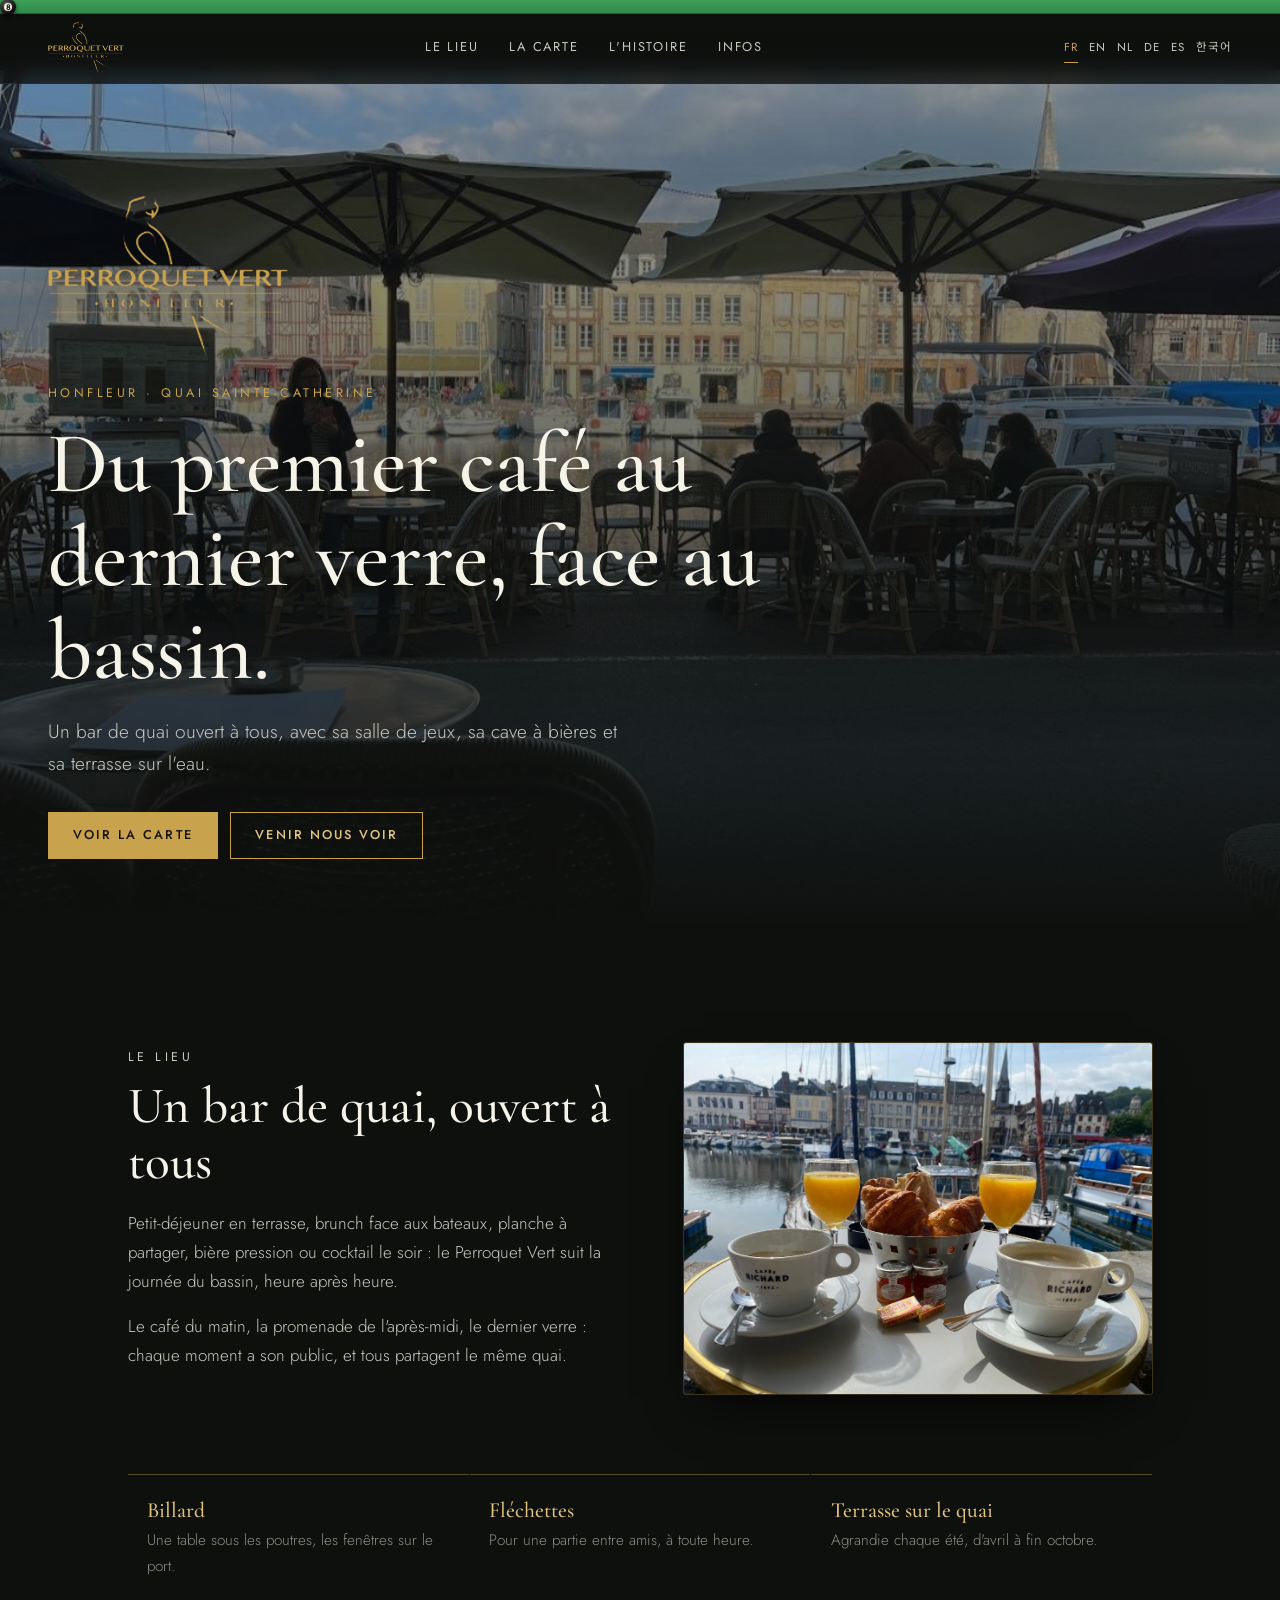
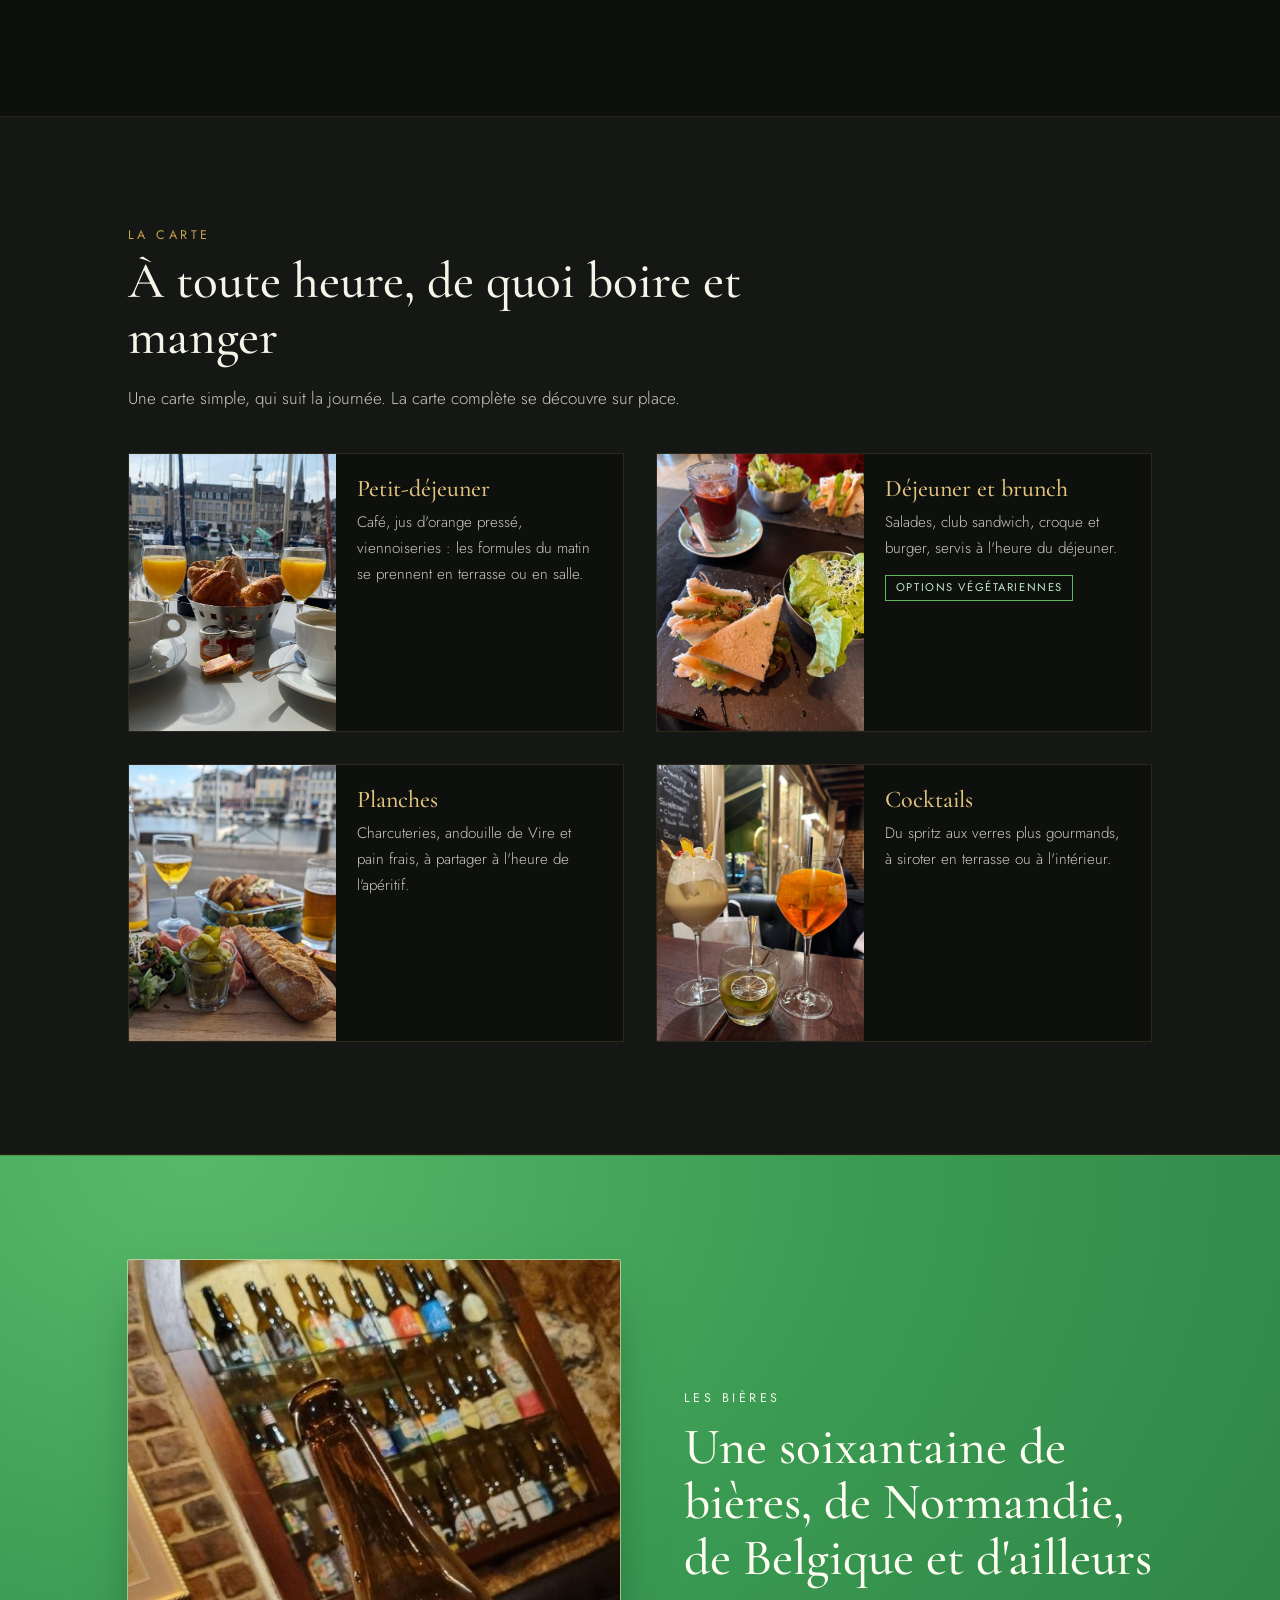
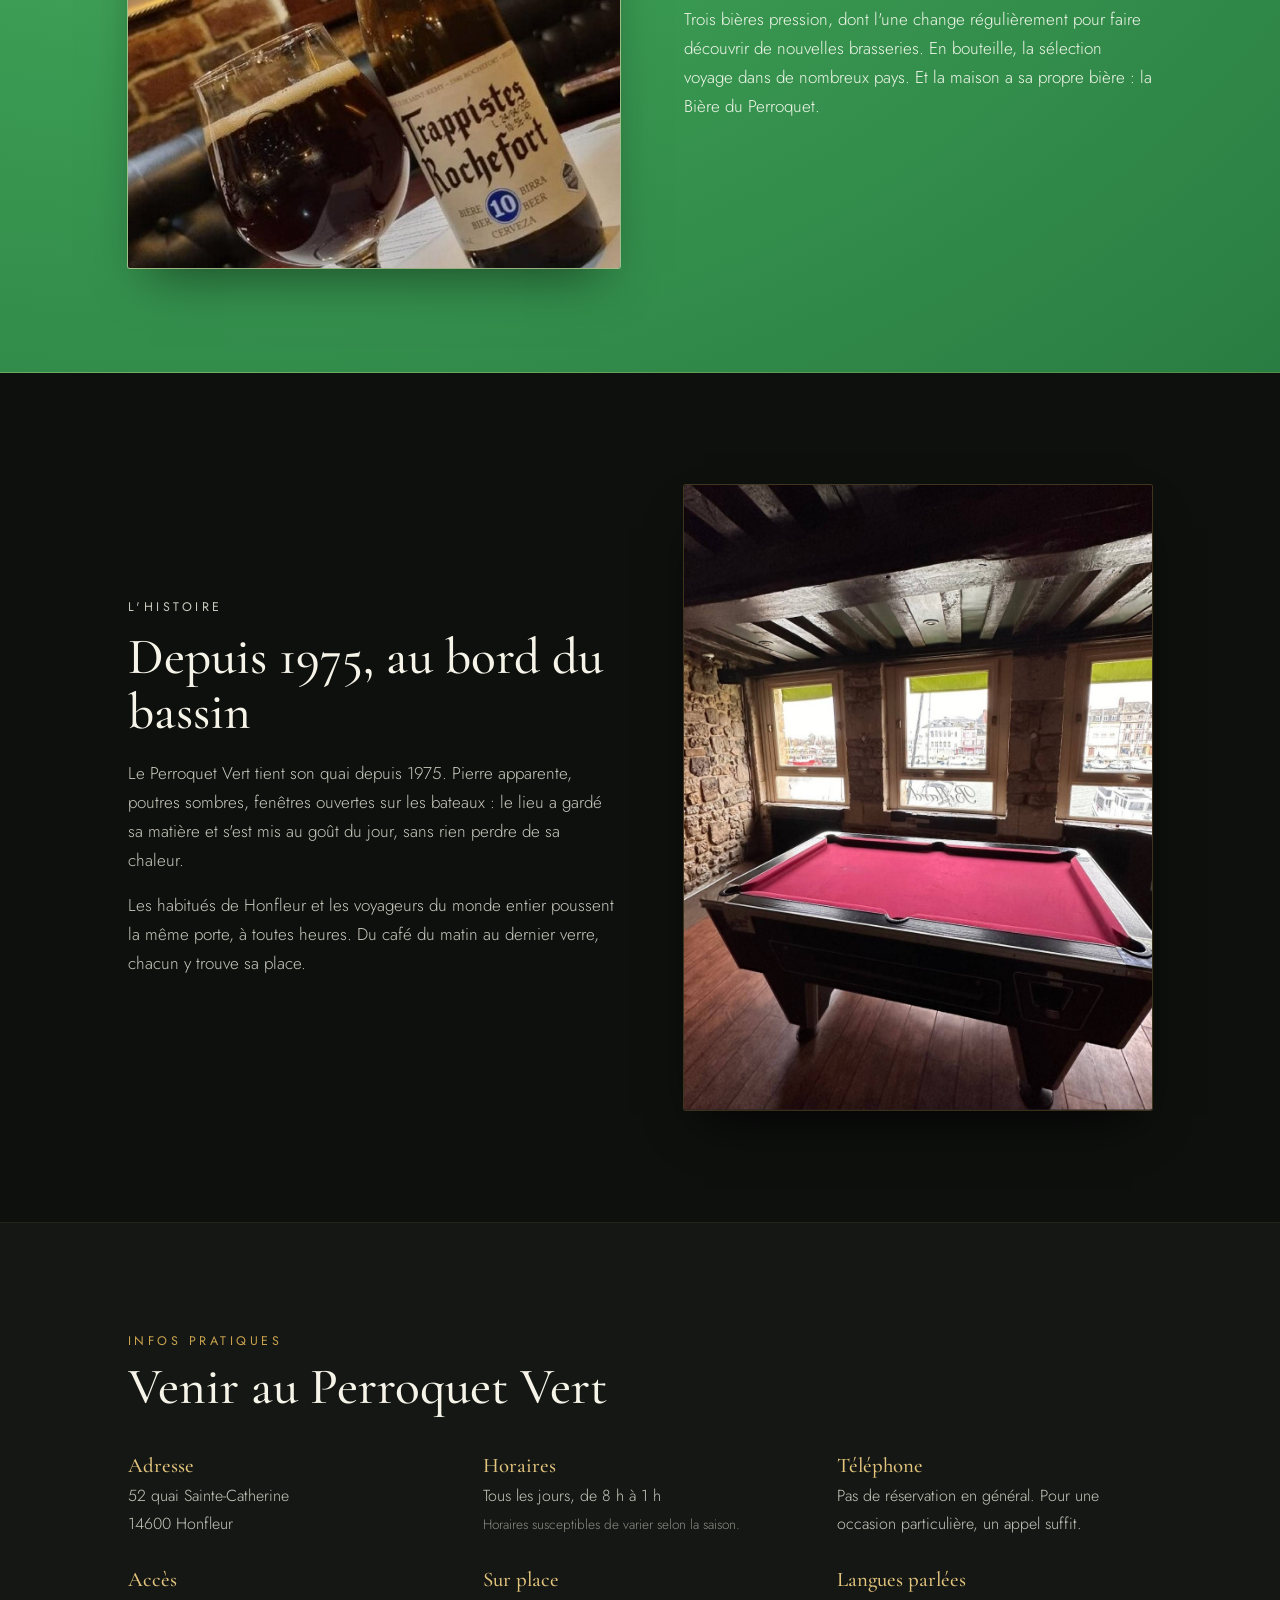
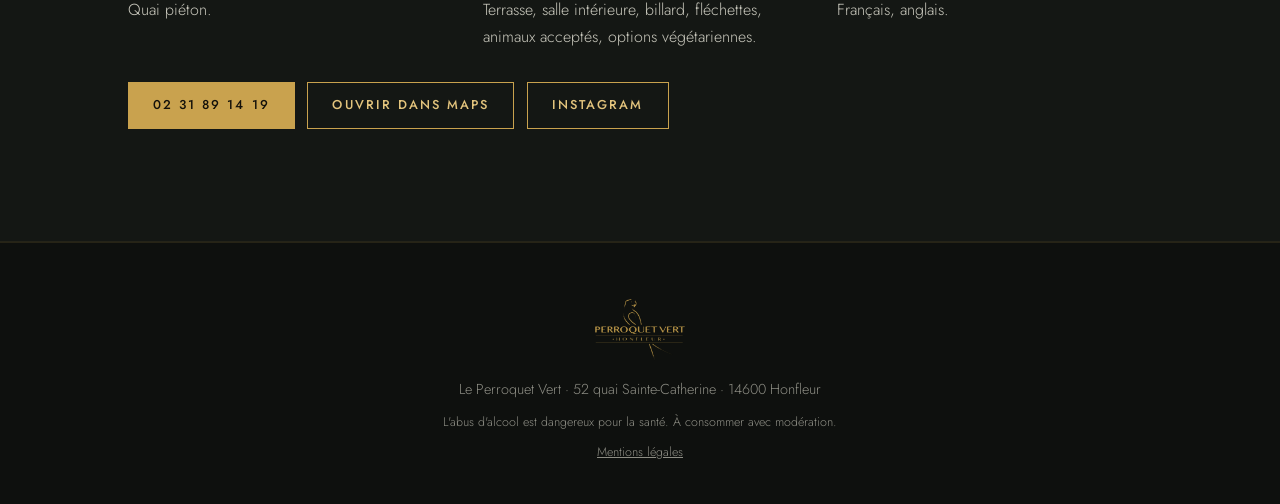
<file: index.html>
<!doctype html>
<html lang="fr">
<head>
<meta charset="utf-8">
<meta name="viewport" content="width=device-width, initial-scale=1">
<title>Le Perroquet Vert · Bar et brunch sur le bassin, Honfleur</title>
<meta name="description" content="Le Perroquet Vert, quai Sainte-Catherine à Honfleur : petit-déjeuner, brunch, planches, cocktails, une soixantaine de bières, billard et fléchettes face au bassin. Ouvert de 8 h à 1 h.">
<meta name="theme-color" content="#0e100e">
<meta name="robots" content="noindex, nofollow">
<meta property="og:title" content="Le Perroquet Vert · Bar et brunch sur le bassin, Honfleur">
<meta property="og:description" content="Le Perroquet Vert, quai Sainte-Catherine à Honfleur : petit-déjeuner, brunch, planches, cocktails, une soixantaine de bières, billard et fléchettes face au bassin. Ouvert de 8 h à 1 h.">
<meta property="og:type" content="website">
<meta property="og:image" content="img/terrasse.jpg">
<link rel="icon" href="img/favicon.png">
<link rel="preconnect" href="https://fonts.googleapis.com">
<link rel="preconnect" href="https://fonts.gstatic.com" crossorigin>
<link href="https://fonts.googleapis.com/css2?family=Cormorant+Garamond:ital,wght@0,400;0,500;0,600;1,400&family=Jost:wght@300;400;500&family=Noto+Serif+KR:wght@400;600&family=Noto+Sans+KR:wght@300;400;500&display=swap" rel="stylesheet">
<link rel="stylesheet" href="style.css">
<script type="application/ld+json">{"@context":"https://schema.org","@type":"BarOrPub","name":"Le Perroquet Vert","description":"Le Perroquet Vert, quai Sainte-Catherine à Honfleur : petit-déjeuner, brunch, planches, cocktails, une soixantaine de bières, billard et fléchettes face au bassin. Ouvert de 8 h à 1 h.","telephone":"+33 2 31 89 14 19","address":{"@type":"PostalAddress","streetAddress":"52 quai Sainte-Catherine","postalCode":"14600","addressLocality":"Honfleur","addressCountry":"FR"},"openingHours":"Mo-Su 08:00-01:00","servesCuisine":"Brunch, planches, bières","sameAs":["https://www.instagram.com/perroquet_vert_honfleur"],"image":"img/terrasse.jpg"}</script>
</head>
<body>
<div class="rail" aria-hidden="true"><span class="ball"><i>8</i></span></div>
<header class="top">
  <a class="brand" href="#haut" aria-label="Le Perroquet Vert"><img src="img/logo.png" alt="Le Perroquet Vert Honfleur" width="150" height="104"></a>
  <nav aria-label="Menu">
    <a href="#lieu">Le lieu</a><a href="#carte">La carte</a><a href="#histoire">L'histoire</a><a href="#infos">Infos</a>
  </nav>
  <div class="langs" role="navigation" aria-label="Langue"><a href="./" hreflang="fr" aria-current="true">FR</a><a href="en/" hreflang="en">EN</a><a href="nl/" hreflang="nl">NL</a><a href="de/" hreflang="de">DE</a><a href="es/" hreflang="es">ES</a><a href="ko/" hreflang="ko">한국어</a></div>
</header>
<main id="haut">
<section class="hero" style="--bg:url('img/terrasse.jpg')">
  <div class="hero-in">
    <img class="hero-logo" src="img/logo.png" alt="" width="260" height="180">
    <p class="kicker">Honfleur · Quai Sainte-Catherine</p>
    <h1>Du premier café au dernier verre, face au bassin.</h1>
    <p class="lead">Un bar de quai ouvert à tous, avec sa salle de jeux, sa cave à bières et sa terrasse sur l'eau.</p>
    <p class="cta"><a class="btn" href="#carte">Voir la carte</a><a class="btn ghost" href="#infos">Venir nous voir</a></p>
  </div>
</section>

<section id="lieu" class="sec">
  <div class="wrap two">
    <div class="txt rv">
      <p class="eyebrow">Le lieu</p>
      <h2>Un bar de quai, ouvert à tous</h2>
      <p>Petit-déjeuner en terrasse, brunch face aux bateaux, planche à partager, bière pression ou cocktail le soir : le Perroquet Vert suit la journée du bassin, heure après heure.</p>
      <p>Le café du matin, la promenade de l'après-midi, le dernier verre : chaque moment a son public, et tous partagent le même quai.</p>
    </div>
    <figure class="ph rv"><img src="img/petit-dejeuner.jpg" alt="Petit-déjeuner en terrasse face au bassin" loading="lazy" width="1080" height="809"></figure>
  </div>
  <ul class="wrap feats n3">
    <li class="rv"><h3>Billard</h3><p>Une table sous les poutres, les fenêtres sur le port.</p></li>
    <li class="rv"><h3>Fléchettes</h3><p>Pour une partie entre amis, à toute heure.</p></li>
    <li class="rv"><h3>Terrasse sur le quai</h3><p>Agrandie chaque été, d'avril à fin octobre.</p></li>
  </ul>
</section>

<section id="carte" class="sec alt">
  <div class="wrap">
    <div class="head rv">
      <p class="eyebrow">La carte</p>
      <h2>À toute heure, de quoi boire et manger</h2>
      <p>Une carte simple, qui suit la journée. La carte complète se découvre sur place.</p>
    </div>
    <div class="cards">
      <article class="card rv"><img src="img/petit-dejeuner.jpg" alt="Petit-déjeuner en terrasse face au bassin" loading="lazy" width="1080" height="809"><div><h3>Petit-déjeuner</h3><p>Café, jus d'orange pressé, viennoiseries : les formules du matin se prennent en terrasse ou en salle.</p></div></article>
      <article class="card rv"><img src="img/sandwich.jpg" alt="Sandwich au saumon fumé et salade" loading="lazy" width="1080" height="1440"><div><h3>Déjeuner et brunch</h3><p>Salades, club sandwich, croque et burger, servis à l'heure du déjeuner.</p><span class="tag">Options végétariennes</span></div></article>
      <article class="card rv"><img src="img/planche.jpg" alt="Planche de charcuteries et bières face au port" loading="lazy" width="1080" height="814"><div><h3>Planches</h3><p>Charcuteries, andouille de Vire et pain frais, à partager à l'heure de l'apéritif.</p></div></article>
      <article class="card rv"><img src="img/cocktails.jpg" alt="Cocktails sur une table de bois" loading="lazy" width="1080" height="1440"><div><h3>Cocktails</h3><p>Du spritz aux verres plus gourmands, à siroter en terrasse ou à l'intérieur.</p></div></article>
    </div>
  </div>
</section>

<section id="bieres" class="beer">
  <div class="wrap two flip">
    <figure class="ph tall rv"><img src="img/biere.jpg" alt="Bière trappiste devant la vitrine de bières" loading="lazy" width="912" height="1510"></figure>
    <div class="txt rv">
      <p class="eyebrow">Les bières</p>
      <h2>Une soixantaine de bières, de Normandie, de Belgique et d'ailleurs</h2>
      <p>Trois bières pression, dont l'une change régulièrement pour faire découvrir de nouvelles brasseries. En bouteille, la sélection voyage dans de nombreux pays. Et la maison a sa propre bière : la Bière du Perroquet.</p>
    </div>
  </div>
</section>

<section id="histoire" class="sec">
  <div class="wrap two">
    <div class="txt rv">
      <p class="eyebrow">L'histoire</p>
      <h2>Depuis 1975, au bord du bassin</h2>
      <p>Le Perroquet Vert tient son quai depuis 1975. Pierre apparente, poutres sombres, fenêtres ouvertes sur les bateaux : le lieu a gardé sa matière et s'est mis au goût du jour, sans rien perdre de sa chaleur.</p>
      <p>Les habitués de Honfleur et les voyageurs du monde entier poussent la même porte, à toutes heures. Du café du matin au dernier verre, chacun y trouve sa place.</p>
    </div>
    <figure class="ph rv"><img src="img/billard.jpg" alt="Table de billard sous les poutres" loading="lazy" width="1080" height="1440"></figure>
  </div>
</section>

<section id="infos" class="sec alt">
  <div class="wrap">
    <div class="head rv"><p class="eyebrow">Infos pratiques</p><h2>Venir au Perroquet Vert</h2></div>
    <div class="info">
      <div class="rv"><h3>Adresse</h3><p>52 quai Sainte-Catherine<br>14600 Honfleur</p></div>
      <div class="rv"><h3>Horaires</h3><p>Tous les jours, de 8 h à 1 h<br><small>Horaires susceptibles de varier selon la saison.</small></p></div>
      <div class="rv"><h3>Téléphone</h3><p>Pas de réservation en général. Pour une occasion particulière, un appel suffit.</p></div>
      <div class="rv"><h3>Accès</h3><p>Quai piéton.</p></div>
      <div class="rv"><h3>Sur place</h3><p>Terrasse, salle intérieure, billard, fléchettes, animaux acceptés, options végétariennes.</p></div>
      <div class="rv"><h3>Langues parlées</h3><p>Français, anglais.</p></div>
    </div>
    <p class="links rv"><a class="btn" href="tel:+33231891419">02 31 89 14 19</a><a class="btn ghost" href="https://www.google.com/maps/search/?api=1&query=Perroquet+Vert+52+Quai+Sainte-Catherine+Honfleur" target="_blank" rel="noopener">Ouvrir dans Maps</a><a class="btn ghost" href="https://www.instagram.com/perroquet_vert_honfleur" target="_blank" rel="noopener">Instagram</a></p>
  </div>
</section>
</main>
<footer>
  <img src="img/logo.png" alt="" width="90" height="62">
  <p>Le Perroquet Vert · 52 quai Sainte-Catherine · 14600 Honfleur</p>
  <p class="alc">L'abus d'alcool est dangereux pour la santé. À consommer avec modération.</p>
  <p class="alc"><a href="mentions-legales.html">Mentions légales</a></p>
</footer>
<script src="site.js" defer></script>
</body>
</html>
</file>
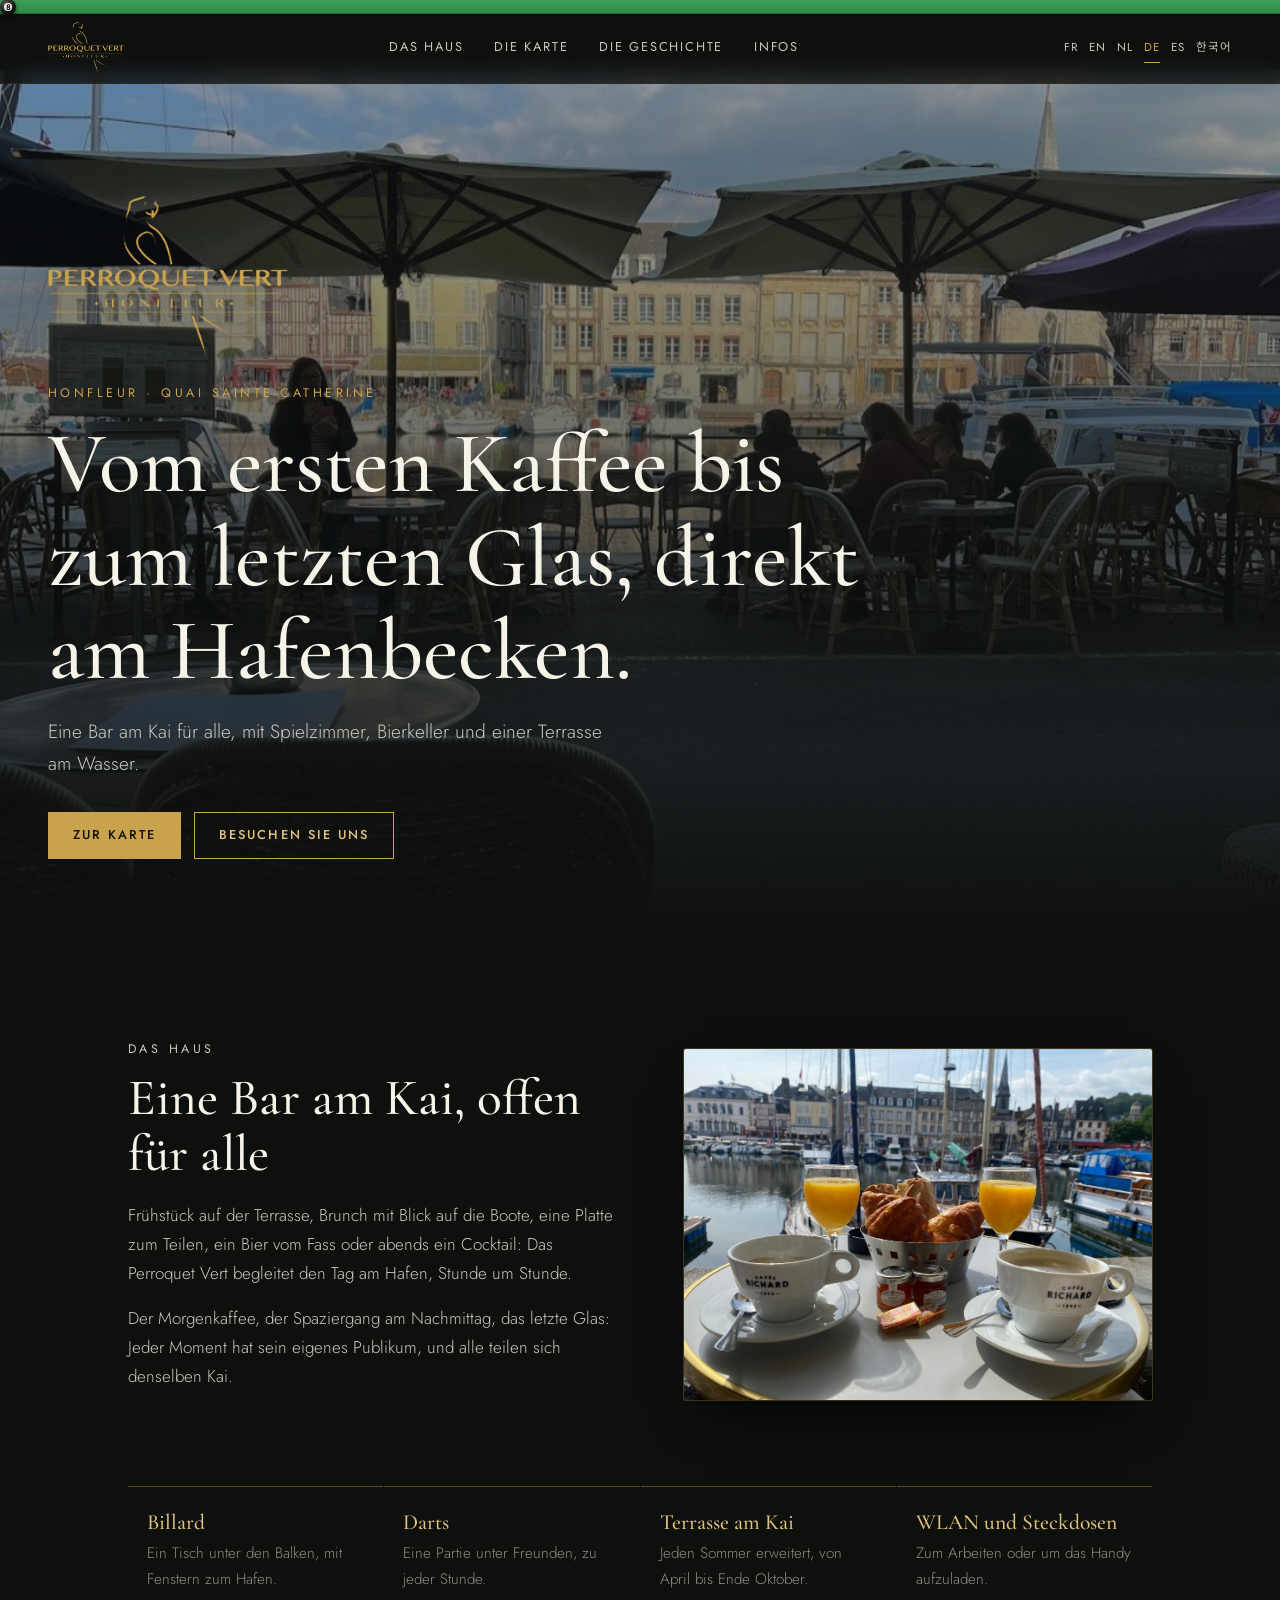
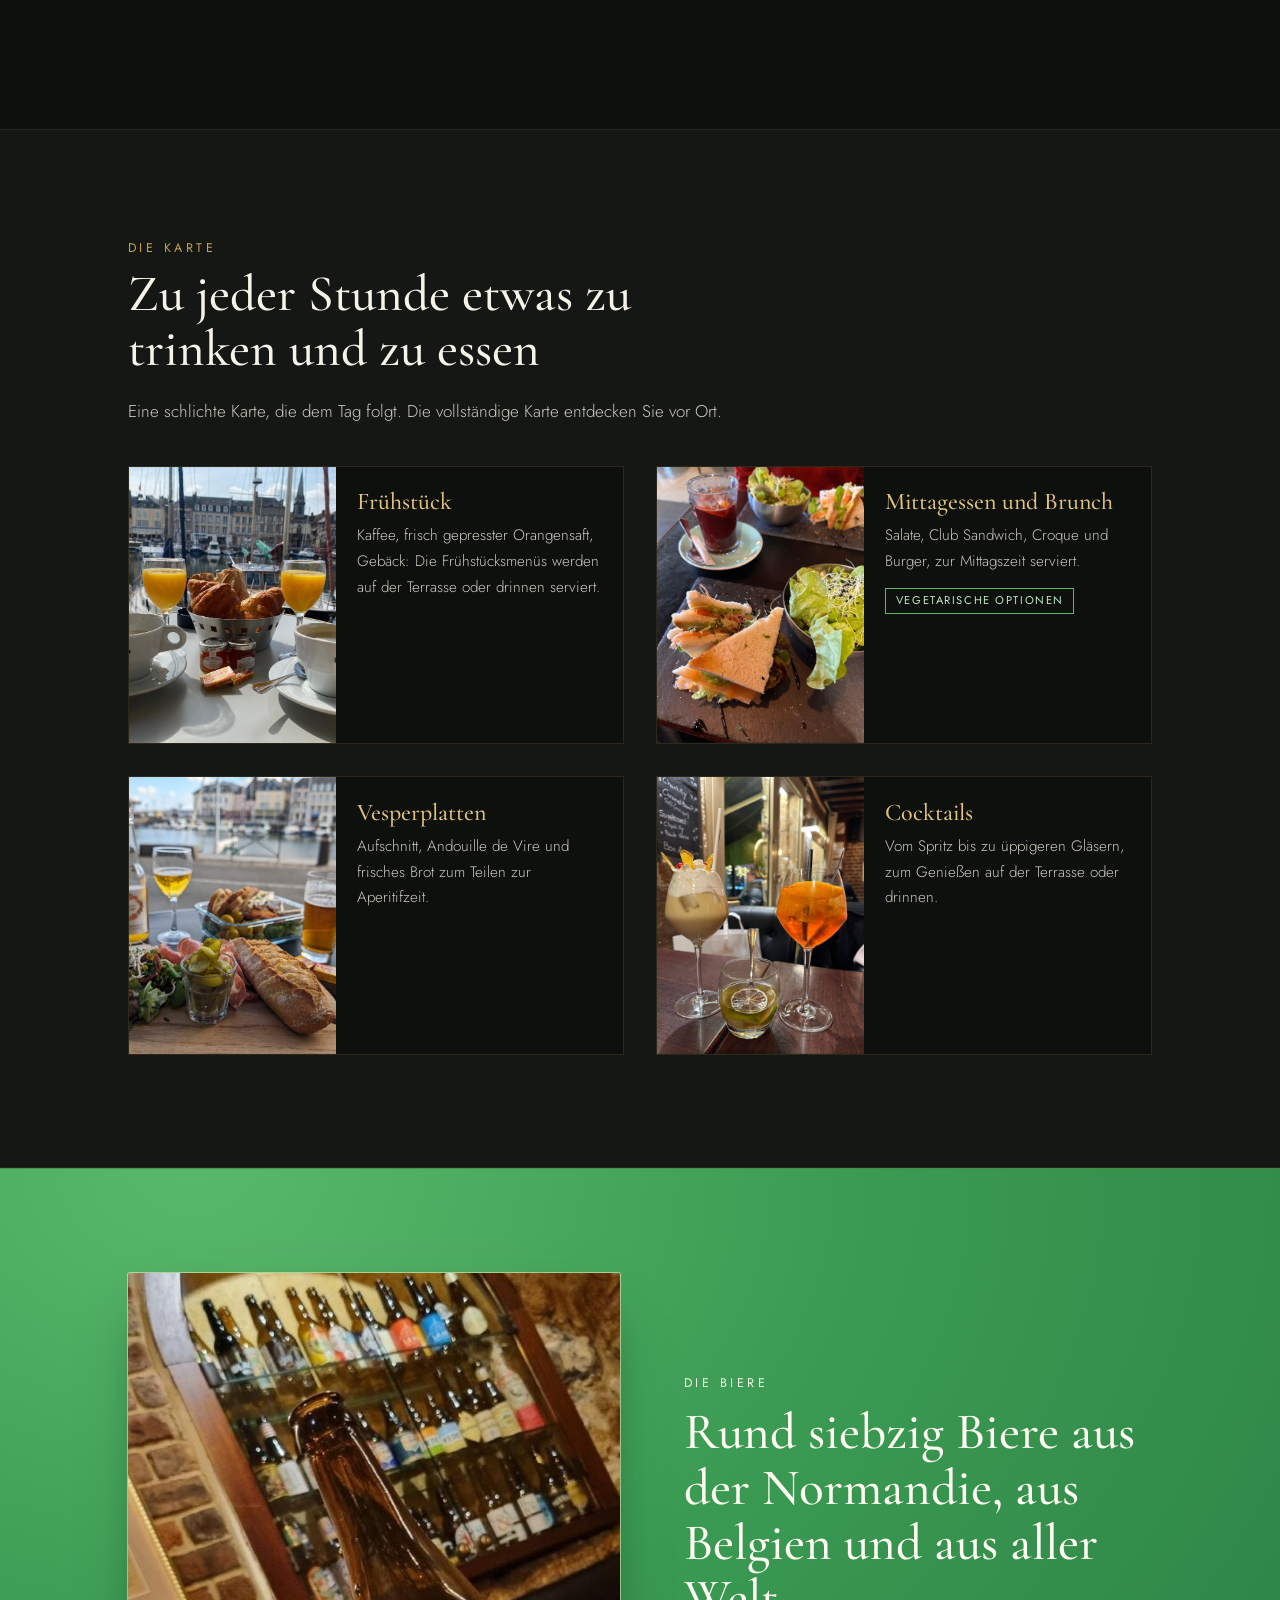
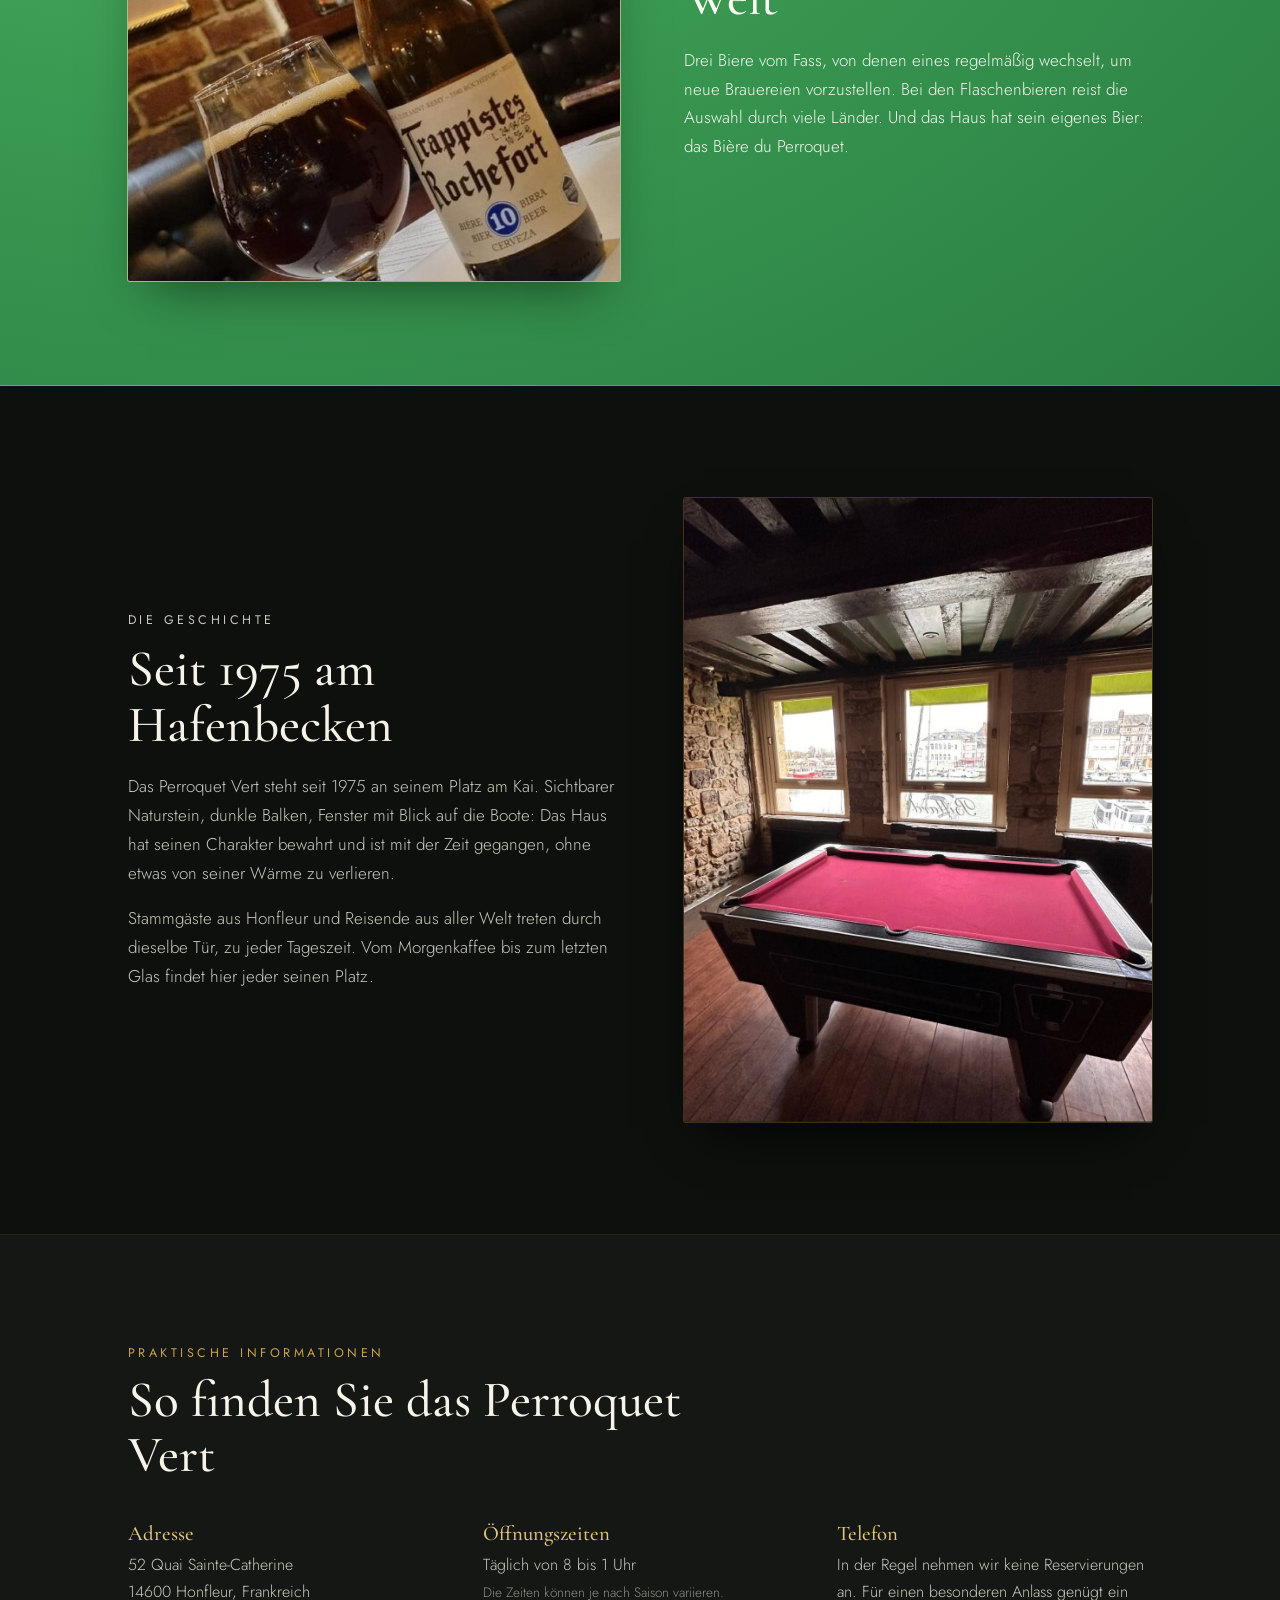
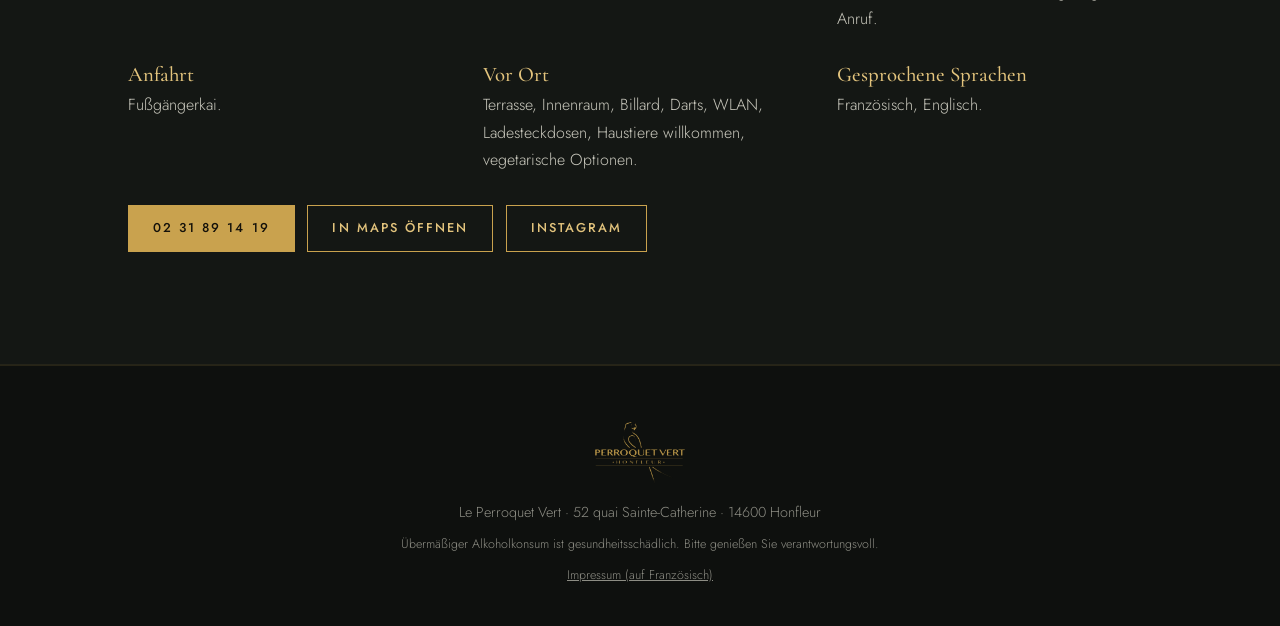
<file: de/index.html>
<!doctype html>
<html lang="de">
<head>
<meta charset="utf-8">
<meta name="viewport" content="width=device-width, initial-scale=1">
<title>Le Perroquet Vert · Bar und Brunch am Hafen, Honfleur</title>
<meta name="description" content="Le Perroquet Vert, Quai Sainte-Catherine in Honfleur: Frühstück, Brunch, Vesperplatten, Cocktails, rund siebzig Biere, Billard und Darts mit Blick auf das Hafenbecken. Täglich von 8 bis 1 Uhr geöffnet.">
<meta name="theme-color" content="#0e100e">
<meta name="robots" content="noindex, nofollow">
<meta property="og:title" content="Le Perroquet Vert · Bar und Brunch am Hafen, Honfleur">
<meta property="og:description" content="Le Perroquet Vert, Quai Sainte-Catherine in Honfleur: Frühstück, Brunch, Vesperplatten, Cocktails, rund siebzig Biere, Billard und Darts mit Blick auf das Hafenbecken. Täglich von 8 bis 1 Uhr geöffnet.">
<meta property="og:type" content="website">
<meta property="og:image" content="../img/terrasse.jpg">
<link rel="icon" href="../img/favicon.png">
<link rel="preconnect" href="https://fonts.googleapis.com">
<link rel="preconnect" href="https://fonts.gstatic.com" crossorigin>
<link href="https://fonts.googleapis.com/css2?family=Cormorant+Garamond:ital,wght@0,400;0,500;0,600;1,400&family=Jost:wght@300;400;500&family=Noto+Serif+KR:wght@400;600&family=Noto+Sans+KR:wght@300;400;500&display=swap" rel="stylesheet">
<link rel="stylesheet" href="../style.css">
<script type="application/ld+json">{"@context":"https://schema.org","@type":"BarOrPub","name":"Le Perroquet Vert","description":"Le Perroquet Vert, Quai Sainte-Catherine in Honfleur: Frühstück, Brunch, Vesperplatten, Cocktails, rund siebzig Biere, Billard und Darts mit Blick auf das Hafenbecken. Täglich von 8 bis 1 Uhr geöffnet.","telephone":"+33 2 31 89 14 19","address":{"@type":"PostalAddress","streetAddress":"52 quai Sainte-Catherine","postalCode":"14600","addressLocality":"Honfleur","addressCountry":"FR"},"openingHours":"Mo-Su 08:00-01:00","servesCuisine":"Brunch, planches, bières","sameAs":["https://www.instagram.com/perroquet_vert_honfleur"],"image":"img/terrasse.jpg"}</script>
</head>
<body>
<div class="rail" aria-hidden="true"><span class="ball"><i>8</i></span></div>
<header class="top">
  <a class="brand" href="#haut" aria-label="Le Perroquet Vert"><img src="../img/logo.png" alt="Le Perroquet Vert Honfleur" width="150" height="104"></a>
  <nav aria-label="Menu">
    <a href="#lieu">Das Haus</a><a href="#carte">Die Karte</a><a href="#histoire">Die Geschichte</a><a href="#infos">Infos</a>
  </nav>
  <div class="langs" role="navigation" aria-label="Langue"><a href="../" hreflang="fr">FR</a><a href="../en/" hreflang="en">EN</a><a href="../nl/" hreflang="nl">NL</a><a href="../de/" hreflang="de" aria-current="true">DE</a><a href="../es/" hreflang="es">ES</a><a href="../ko/" hreflang="ko">한국어</a></div>
</header>
<main id="haut">
<section class="hero" style="--bg:url('../img/terrasse.jpg')">
  <div class="hero-in">
    <img class="hero-logo" src="../img/logo.png" alt="" width="260" height="180">
    <p class="kicker">Honfleur · Quai Sainte-Catherine</p>
    <h1>Vom ersten Kaffee bis zum letzten Glas, direkt am Hafenbecken.</h1>
    <p class="lead">Eine Bar am Kai für alle, mit Spielzimmer, Bierkeller und einer Terrasse am Wasser.</p>
    <p class="cta"><a class="btn" href="#carte">Zur Karte</a><a class="btn ghost" href="#infos">Besuchen Sie uns</a></p>
  </div>
</section>

<section id="lieu" class="sec">
  <div class="wrap two">
    <div class="txt rv">
      <p class="eyebrow">Das Haus</p>
      <h2>Eine Bar am Kai, offen für alle</h2>
      <p>Frühstück auf der Terrasse, Brunch mit Blick auf die Boote, eine Platte zum Teilen, ein Bier vom Fass oder abends ein Cocktail: Das Perroquet Vert begleitet den Tag am Hafen, Stunde um Stunde.</p>
      <p>Der Morgenkaffee, der Spaziergang am Nachmittag, das letzte Glas: Jeder Moment hat sein eigenes Publikum, und alle teilen sich denselben Kai.</p>
    </div>
    <figure class="ph rv"><img src="../img/petit-dejeuner.jpg" alt="Frühstück auf der Terrasse mit Blick auf den Hafen" loading="lazy" width="1080" height="809"></figure>
  </div>
  <ul class="wrap feats n4">
    <li class="rv"><h3>Billard</h3><p>Ein Tisch unter den Balken, mit Fenstern zum Hafen.</p></li>
    <li class="rv"><h3>Darts</h3><p>Eine Partie unter Freunden, zu jeder Stunde.</p></li>
    <li class="rv"><h3>Terrasse am Kai</h3><p>Jeden Sommer erweitert, von April bis Ende Oktober.</p></li>
    <li class="rv"><h3>WLAN und Steckdosen</h3><p>Zum Arbeiten oder um das Handy aufzuladen.</p></li>
  </ul>
</section>

<section id="carte" class="sec alt">
  <div class="wrap">
    <div class="head rv">
      <p class="eyebrow">Die Karte</p>
      <h2>Zu jeder Stunde etwas zu trinken und zu essen</h2>
      <p>Eine schlichte Karte, die dem Tag folgt. Die vollständige Karte entdecken Sie vor Ort.</p>
    </div>
    <div class="cards">
      <article class="card rv"><img src="../img/petit-dejeuner.jpg" alt="Frühstück auf der Terrasse mit Blick auf den Hafen" loading="lazy" width="1080" height="809"><div><h3>Frühstück</h3><p>Kaffee, frisch gepresster Orangensaft, Gebäck: Die Frühstücksmenüs werden auf der Terrasse oder drinnen serviert.</p></div></article>
      <article class="card rv"><img src="../img/sandwich.jpg" alt="Sandwich mit Räucherlachs und Salat" loading="lazy" width="1080" height="1440"><div><h3>Mittagessen und Brunch</h3><p>Salate, Club Sandwich, Croque und Burger, zur Mittagszeit serviert.</p><span class="tag">Vegetarische Optionen</span></div></article>
      <article class="card rv"><img src="../img/planche.jpg" alt="Aufschnittplatte und Biere mit Blick auf den Hafen" loading="lazy" width="1080" height="814"><div><h3>Vesperplatten</h3><p>Aufschnitt, Andouille de Vire und frisches Brot zum Teilen zur Aperitifzeit.</p></div></article>
      <article class="card rv"><img src="../img/cocktails.jpg" alt="Cocktails auf einem Holztisch" loading="lazy" width="1080" height="1440"><div><h3>Cocktails</h3><p>Vom Spritz bis zu üppigeren Gläsern, zum Genießen auf der Terrasse oder drinnen.</p></div></article>
    </div>
  </div>
</section>

<section id="bieres" class="beer">
  <div class="wrap two flip">
    <figure class="ph tall rv"><img src="../img/biere.jpg" alt="Trappistenbier vor der Bierauslage" loading="lazy" width="912" height="1510"></figure>
    <div class="txt rv">
      <p class="eyebrow">Die Biere</p>
      <h2>Rund siebzig Biere aus der Normandie, aus Belgien und aus aller Welt</h2>
      <p>Drei Biere vom Fass, von denen eines regelmäßig wechselt, um neue Brauereien vorzustellen. Bei den Flaschenbieren reist die Auswahl durch viele Länder. Und das Haus hat sein eigenes Bier: das Bière du Perroquet.</p>
    </div>
  </div>
</section>

<section id="histoire" class="sec">
  <div class="wrap two">
    <div class="txt rv">
      <p class="eyebrow">Die Geschichte</p>
      <h2>Seit 1975 am Hafenbecken</h2>
      <p>Das Perroquet Vert steht seit 1975 an seinem Platz am Kai. Sichtbarer Naturstein, dunkle Balken, Fenster mit Blick auf die Boote: Das Haus hat seinen Charakter bewahrt und ist mit der Zeit gegangen, ohne etwas von seiner Wärme zu verlieren.</p>
      <p>Stammgäste aus Honfleur und Reisende aus aller Welt treten durch dieselbe Tür, zu jeder Tageszeit. Vom Morgenkaffee bis zum letzten Glas findet hier jeder seinen Platz.</p>
    </div>
    <figure class="ph rv"><img src="../img/billard.jpg" alt="Billardtisch unter den Balken" loading="lazy" width="1080" height="1440"></figure>
  </div>
</section>

<section id="infos" class="sec alt">
  <div class="wrap">
    <div class="head rv"><p class="eyebrow">Praktische Informationen</p><h2>So finden Sie das Perroquet Vert</h2></div>
    <div class="info">
      <div class="rv"><h3>Adresse</h3><p>52 Quai Sainte-Catherine<br>14600 Honfleur, Frankreich</p></div>
      <div class="rv"><h3>Öffnungszeiten</h3><p>Täglich von 8 bis 1 Uhr<br><small>Die Zeiten können je nach Saison variieren.</small></p></div>
      <div class="rv"><h3>Telefon</h3><p>In der Regel nehmen wir keine Reservierungen an. Für einen besonderen Anlass genügt ein Anruf.</p></div>
      <div class="rv"><h3>Anfahrt</h3><p>Fußgängerkai.</p></div>
      <div class="rv"><h3>Vor Ort</h3><p>Terrasse, Innenraum, Billard, Darts, WLAN, Ladesteckdosen, Haustiere willkommen, vegetarische Optionen.</p></div>
      <div class="rv"><h3>Gesprochene Sprachen</h3><p>Französisch, Englisch.</p></div>
    </div>
    <p class="links rv"><a class="btn" href="tel:+33231891419">02 31 89 14 19</a><a class="btn ghost" href="https://www.google.com/maps/search/?api=1&query=Perroquet+Vert+52+Quai+Sainte-Catherine+Honfleur" target="_blank" rel="noopener">In Maps öffnen</a><a class="btn ghost" href="https://www.instagram.com/perroquet_vert_honfleur" target="_blank" rel="noopener">Instagram</a></p>
  </div>
</section>
</main>
<footer>
  <img src="../img/logo.png" alt="" width="90" height="62">
  <p>Le Perroquet Vert · 52 quai Sainte-Catherine · 14600 Honfleur</p>
  <p class="alc">Übermäßiger Alkoholkonsum ist gesundheitsschädlich. Bitte genießen Sie verantwortungsvoll.</p>
  <p class="alc"><a href="../mentions-legales.html">Impressum (auf Französisch)</a></p>
</footer>
<script src="../site.js" defer></script>
</body>
</html>
</file>
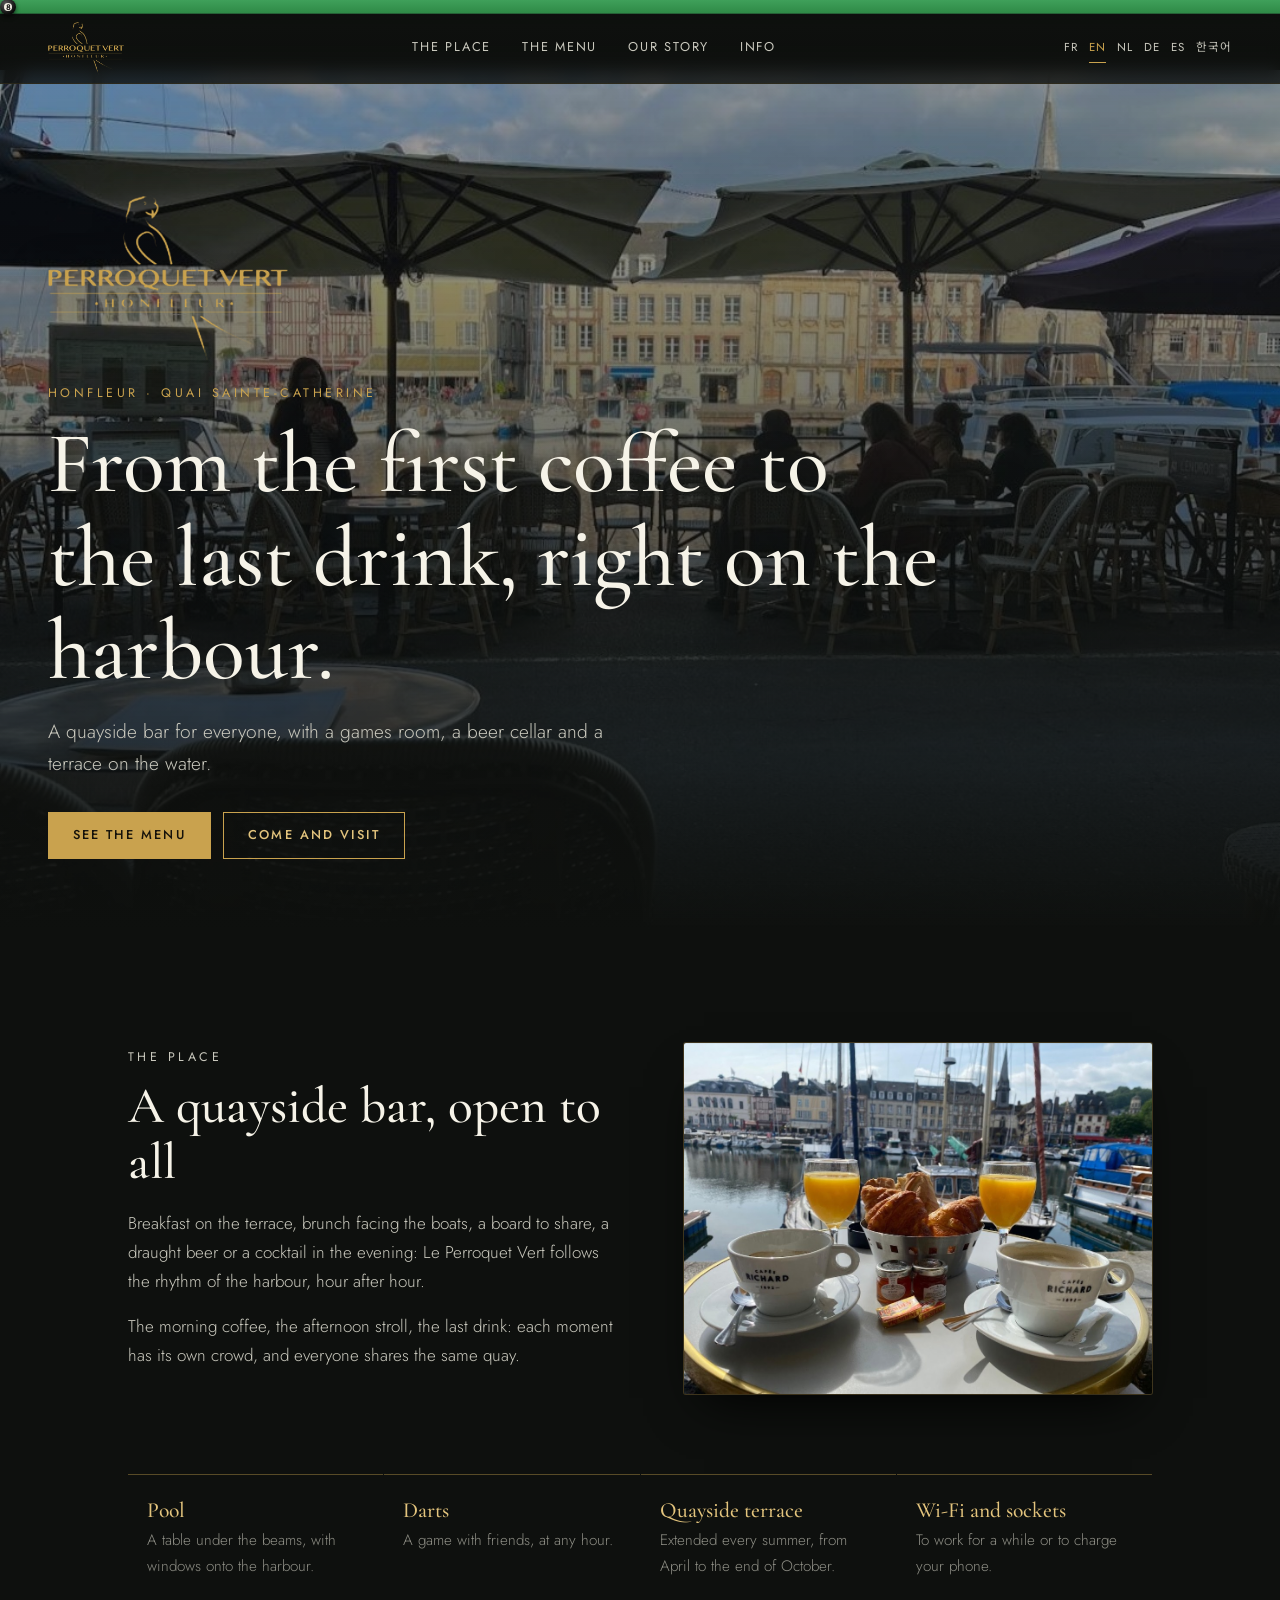
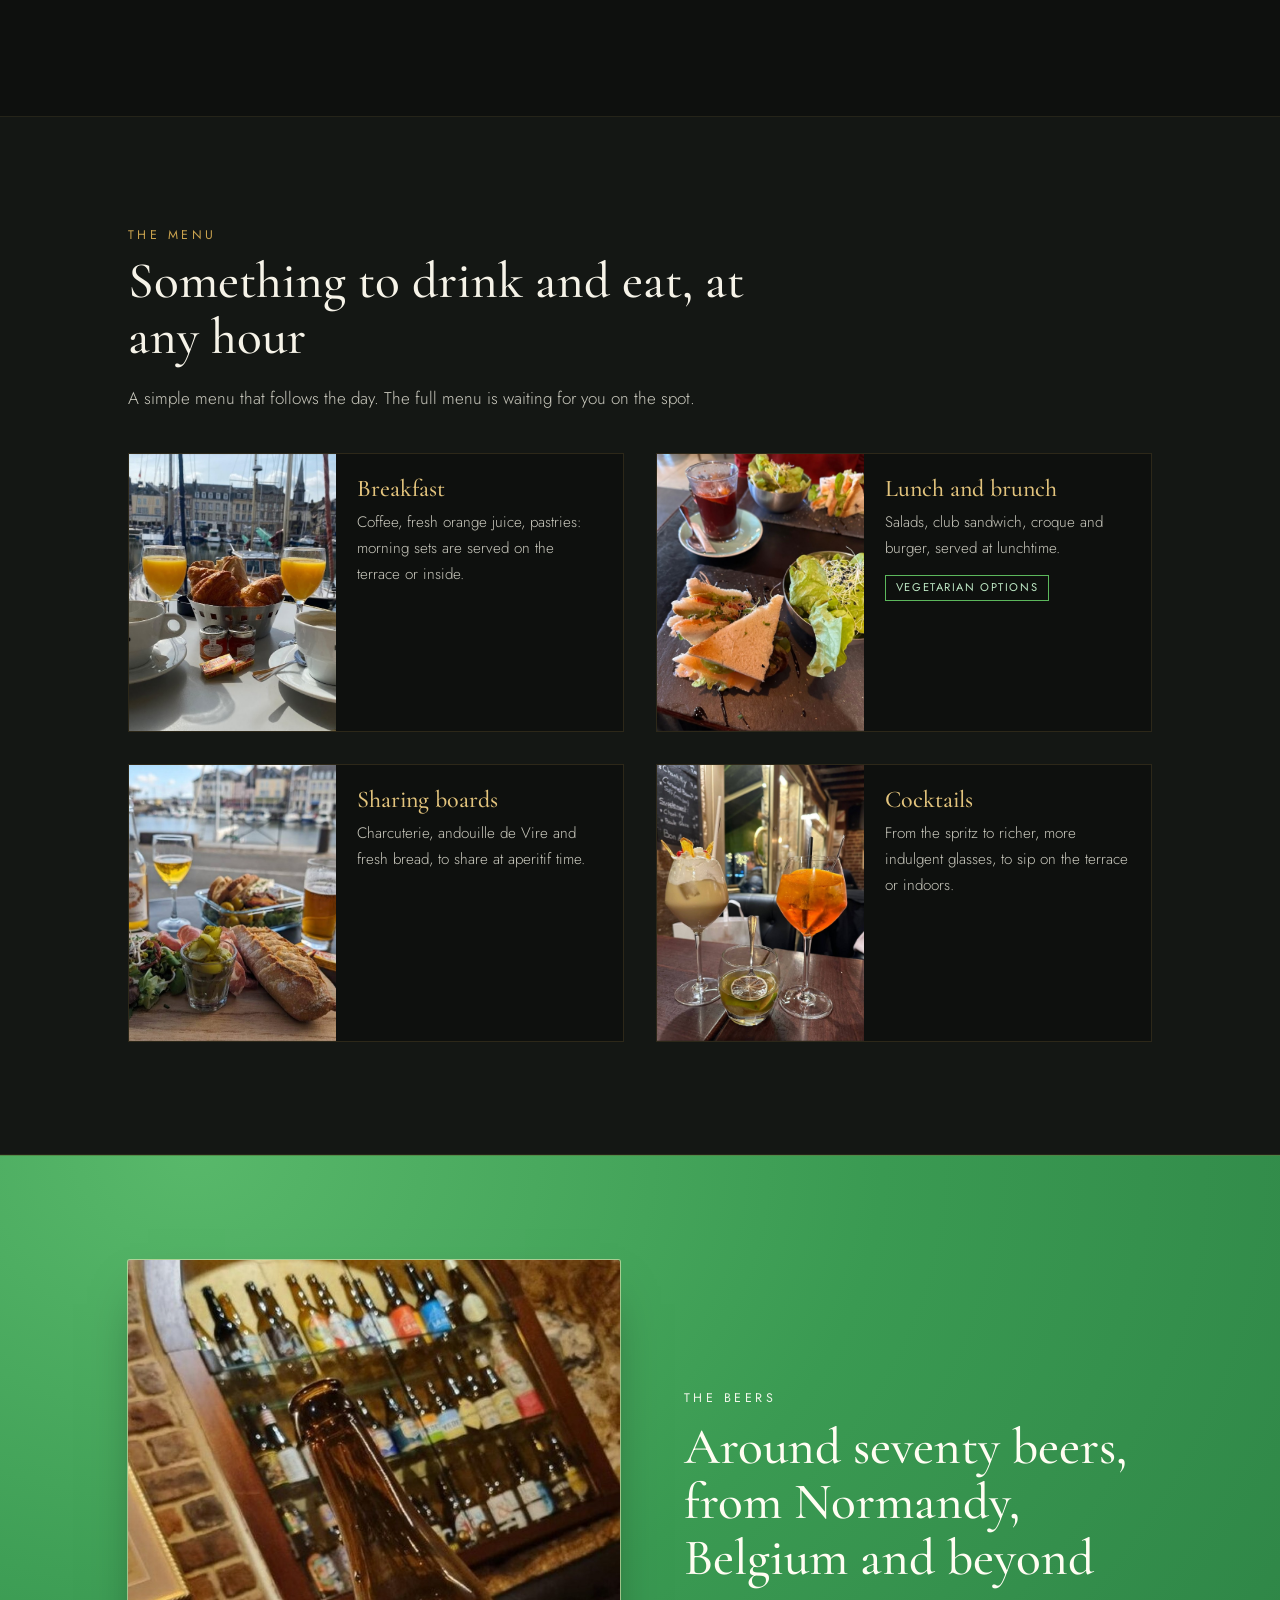
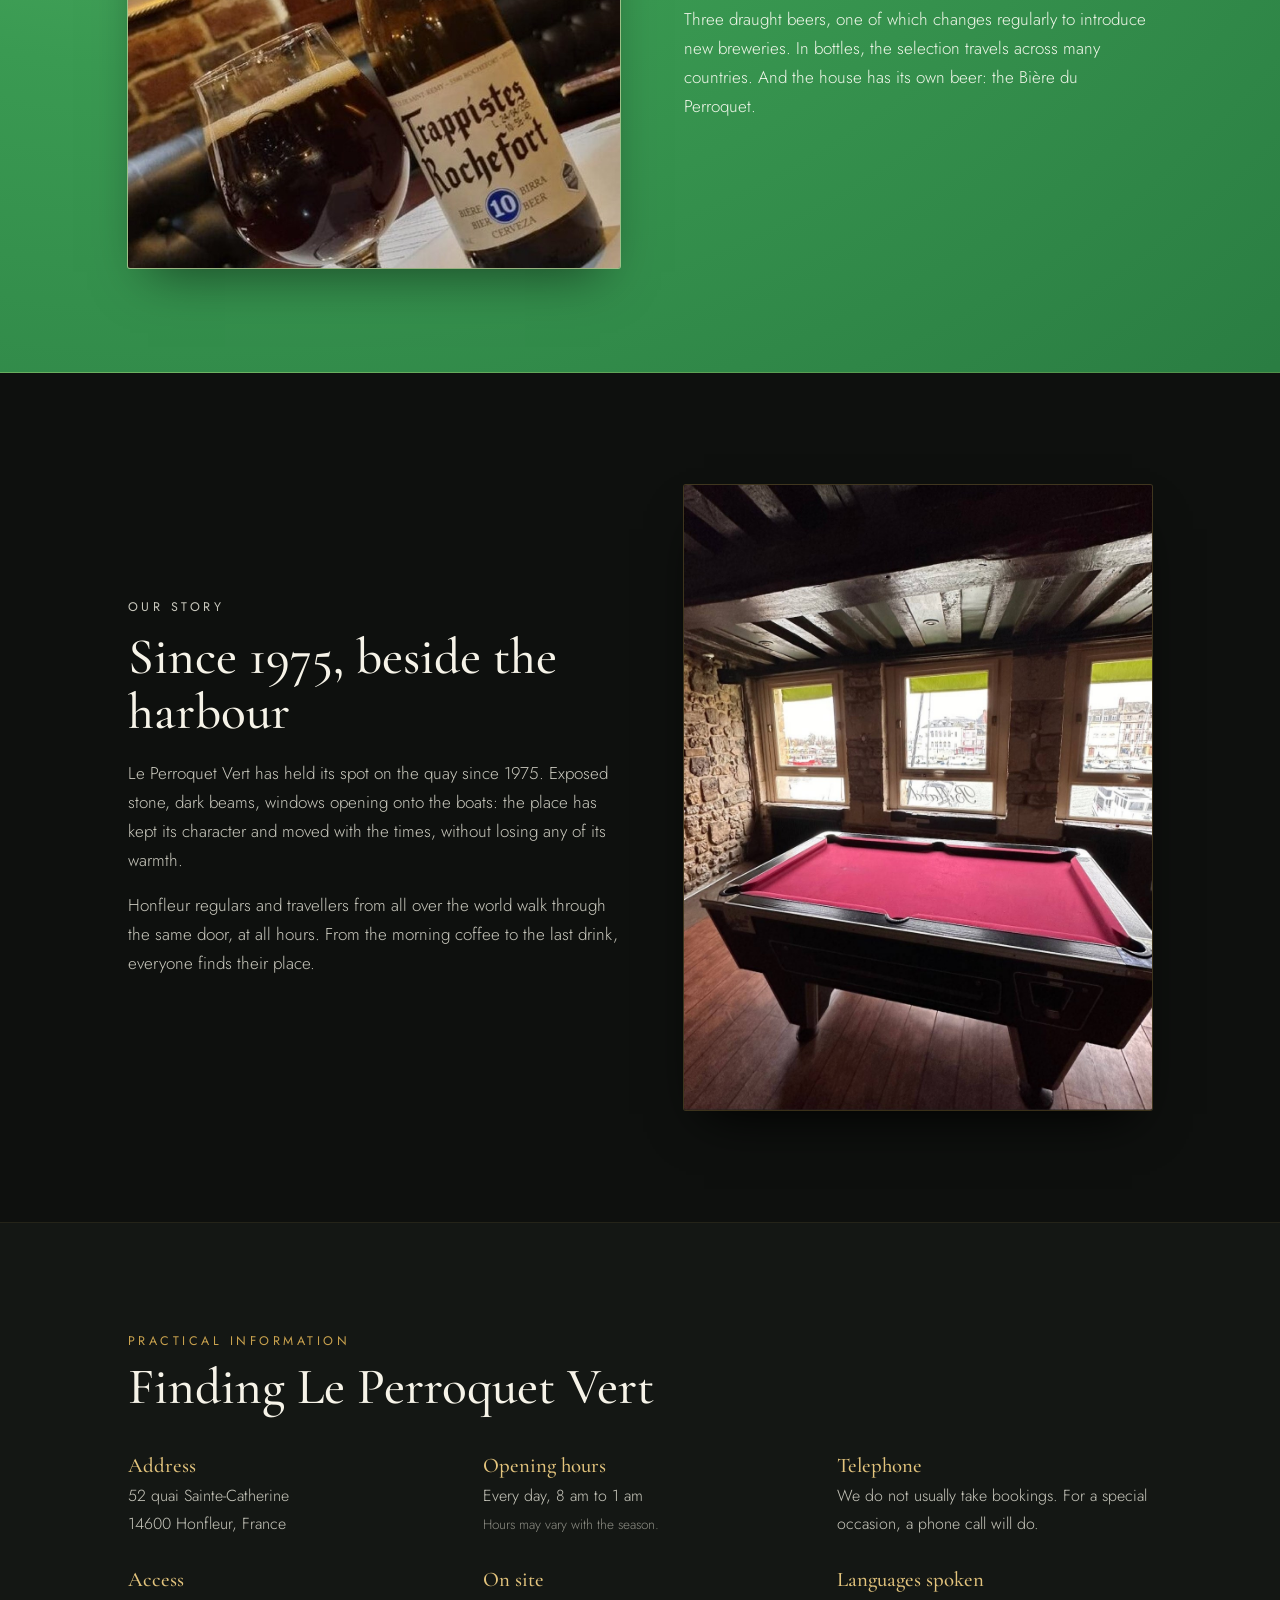
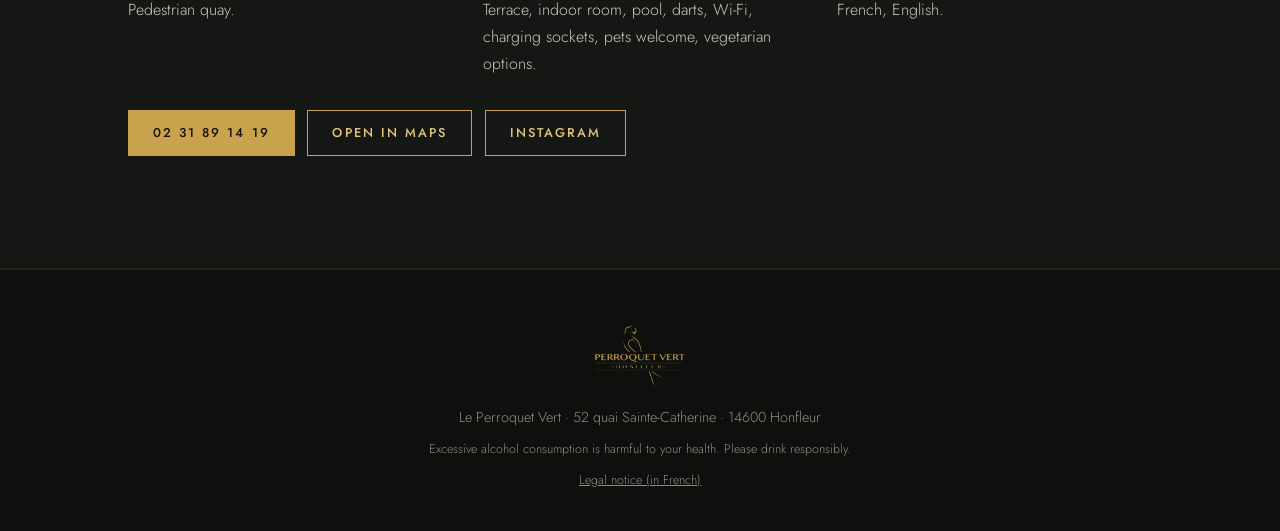
<file: en/index.html>
<!doctype html>
<html lang="en">
<head>
<meta charset="utf-8">
<meta name="viewport" content="width=device-width, initial-scale=1">
<title>Le Perroquet Vert · Bar and brunch on the harbour, Honfleur</title>
<meta name="description" content="Le Perroquet Vert, quai Sainte-Catherine in Honfleur: breakfast, brunch, sharing boards, cocktails, around seventy beers, pool and darts facing the old harbour. Open 8 am to 1 am.">
<meta name="theme-color" content="#0e100e">
<meta name="robots" content="noindex, nofollow">
<meta property="og:title" content="Le Perroquet Vert · Bar and brunch on the harbour, Honfleur">
<meta property="og:description" content="Le Perroquet Vert, quai Sainte-Catherine in Honfleur: breakfast, brunch, sharing boards, cocktails, around seventy beers, pool and darts facing the old harbour. Open 8 am to 1 am.">
<meta property="og:type" content="website">
<meta property="og:image" content="../img/terrasse.jpg">
<link rel="icon" href="../img/favicon.png">
<link rel="preconnect" href="https://fonts.googleapis.com">
<link rel="preconnect" href="https://fonts.gstatic.com" crossorigin>
<link href="https://fonts.googleapis.com/css2?family=Cormorant+Garamond:ital,wght@0,400;0,500;0,600;1,400&family=Jost:wght@300;400;500&family=Noto+Serif+KR:wght@400;600&family=Noto+Sans+KR:wght@300;400;500&display=swap" rel="stylesheet">
<link rel="stylesheet" href="../style.css">
<script type="application/ld+json">{"@context":"https://schema.org","@type":"BarOrPub","name":"Le Perroquet Vert","description":"Le Perroquet Vert, quai Sainte-Catherine in Honfleur: breakfast, brunch, sharing boards, cocktails, around seventy beers, pool and darts facing the old harbour. Open 8 am to 1 am.","telephone":"+33 2 31 89 14 19","address":{"@type":"PostalAddress","streetAddress":"52 quai Sainte-Catherine","postalCode":"14600","addressLocality":"Honfleur","addressCountry":"FR"},"openingHours":"Mo-Su 08:00-01:00","servesCuisine":"Brunch, planches, bières","sameAs":["https://www.instagram.com/perroquet_vert_honfleur"],"image":"img/terrasse.jpg"}</script>
</head>
<body>
<div class="rail" aria-hidden="true"><span class="ball"><i>8</i></span></div>
<header class="top">
  <a class="brand" href="#haut" aria-label="Le Perroquet Vert"><img src="../img/logo.png" alt="Le Perroquet Vert Honfleur" width="150" height="104"></a>
  <nav aria-label="Menu">
    <a href="#lieu">The place</a><a href="#carte">The menu</a><a href="#histoire">Our story</a><a href="#infos">Info</a>
  </nav>
  <div class="langs" role="navigation" aria-label="Langue"><a href="../" hreflang="fr">FR</a><a href="../en/" hreflang="en" aria-current="true">EN</a><a href="../nl/" hreflang="nl">NL</a><a href="../de/" hreflang="de">DE</a><a href="../es/" hreflang="es">ES</a><a href="../ko/" hreflang="ko">한국어</a></div>
</header>
<main id="haut">
<section class="hero" style="--bg:url('../img/terrasse.jpg')">
  <div class="hero-in">
    <img class="hero-logo" src="../img/logo.png" alt="" width="260" height="180">
    <p class="kicker">Honfleur · Quai Sainte-Catherine</p>
    <h1>From the first coffee to the last drink, right on the harbour.</h1>
    <p class="lead">A quayside bar for everyone, with a games room, a beer cellar and a terrace on the water.</p>
    <p class="cta"><a class="btn" href="#carte">See the menu</a><a class="btn ghost" href="#infos">Come and visit</a></p>
  </div>
</section>

<section id="lieu" class="sec">
  <div class="wrap two">
    <div class="txt rv">
      <p class="eyebrow">The place</p>
      <h2>A quayside bar, open to all</h2>
      <p>Breakfast on the terrace, brunch facing the boats, a board to share, a draught beer or a cocktail in the evening: Le Perroquet Vert follows the rhythm of the harbour, hour after hour.</p>
      <p>The morning coffee, the afternoon stroll, the last drink: each moment has its own crowd, and everyone shares the same quay.</p>
    </div>
    <figure class="ph rv"><img src="../img/petit-dejeuner.jpg" alt="Breakfast on the terrace facing the harbour" loading="lazy" width="1080" height="809"></figure>
  </div>
  <ul class="wrap feats n4">
    <li class="rv"><h3>Pool</h3><p>A table under the beams, with windows onto the harbour.</p></li>
    <li class="rv"><h3>Darts</h3><p>A game with friends, at any hour.</p></li>
    <li class="rv"><h3>Quayside terrace</h3><p>Extended every summer, from April to the end of October.</p></li>
    <li class="rv"><h3>Wi-Fi and sockets</h3><p>To work for a while or to charge your phone.</p></li>
  </ul>
</section>

<section id="carte" class="sec alt">
  <div class="wrap">
    <div class="head rv">
      <p class="eyebrow">The menu</p>
      <h2>Something to drink and eat, at any hour</h2>
      <p>A simple menu that follows the day. The full menu is waiting for you on the spot.</p>
    </div>
    <div class="cards">
      <article class="card rv"><img src="../img/petit-dejeuner.jpg" alt="Breakfast on the terrace facing the harbour" loading="lazy" width="1080" height="809"><div><h3>Breakfast</h3><p>Coffee, fresh orange juice, pastries: morning sets are served on the terrace or inside.</p></div></article>
      <article class="card rv"><img src="../img/sandwich.jpg" alt="Smoked salmon sandwich and salad" loading="lazy" width="1080" height="1440"><div><h3>Lunch and brunch</h3><p>Salads, club sandwich, croque and burger, served at lunchtime.</p><span class="tag">Vegetarian options</span></div></article>
      <article class="card rv"><img src="../img/planche.jpg" alt="Charcuterie board and beers facing the harbour" loading="lazy" width="1080" height="814"><div><h3>Sharing boards</h3><p>Charcuterie, andouille de Vire and fresh bread, to share at aperitif time.</p></div></article>
      <article class="card rv"><img src="../img/cocktails.jpg" alt="Cocktails on a wooden table" loading="lazy" width="1080" height="1440"><div><h3>Cocktails</h3><p>From the spritz to richer, more indulgent glasses, to sip on the terrace or indoors.</p></div></article>
    </div>
  </div>
</section>

<section id="bieres" class="beer">
  <div class="wrap two flip">
    <figure class="ph tall rv"><img src="../img/biere.jpg" alt="Trappist beer in front of the beer display" loading="lazy" width="912" height="1510"></figure>
    <div class="txt rv">
      <p class="eyebrow">The beers</p>
      <h2>Around seventy beers, from Normandy, Belgium and beyond</h2>
      <p>Three draught beers, one of which changes regularly to introduce new breweries. In bottles, the selection travels across many countries. And the house has its own beer: the Bière du Perroquet.</p>
    </div>
  </div>
</section>

<section id="histoire" class="sec">
  <div class="wrap two">
    <div class="txt rv">
      <p class="eyebrow">Our story</p>
      <h2>Since 1975, beside the harbour</h2>
      <p>Le Perroquet Vert has held its spot on the quay since 1975. Exposed stone, dark beams, windows opening onto the boats: the place has kept its character and moved with the times, without losing any of its warmth.</p>
      <p>Honfleur regulars and travellers from all over the world walk through the same door, at all hours. From the morning coffee to the last drink, everyone finds their place.</p>
    </div>
    <figure class="ph rv"><img src="../img/billard.jpg" alt="Pool table under the beams" loading="lazy" width="1080" height="1440"></figure>
  </div>
</section>

<section id="infos" class="sec alt">
  <div class="wrap">
    <div class="head rv"><p class="eyebrow">Practical information</p><h2>Finding Le Perroquet Vert</h2></div>
    <div class="info">
      <div class="rv"><h3>Address</h3><p>52 quai Sainte-Catherine<br>14600 Honfleur, France</p></div>
      <div class="rv"><h3>Opening hours</h3><p>Every day, 8 am to 1 am<br><small>Hours may vary with the season.</small></p></div>
      <div class="rv"><h3>Telephone</h3><p>We do not usually take bookings. For a special occasion, a phone call will do.</p></div>
      <div class="rv"><h3>Access</h3><p>Pedestrian quay.</p></div>
      <div class="rv"><h3>On site</h3><p>Terrace, indoor room, pool, darts, Wi-Fi, charging sockets, pets welcome, vegetarian options.</p></div>
      <div class="rv"><h3>Languages spoken</h3><p>French, English.</p></div>
    </div>
    <p class="links rv"><a class="btn" href="tel:+33231891419">02 31 89 14 19</a><a class="btn ghost" href="https://www.google.com/maps/search/?api=1&query=Perroquet+Vert+52+Quai+Sainte-Catherine+Honfleur" target="_blank" rel="noopener">Open in Maps</a><a class="btn ghost" href="https://www.instagram.com/perroquet_vert_honfleur" target="_blank" rel="noopener">Instagram</a></p>
  </div>
</section>
</main>
<footer>
  <img src="../img/logo.png" alt="" width="90" height="62">
  <p>Le Perroquet Vert · 52 quai Sainte-Catherine · 14600 Honfleur</p>
  <p class="alc">Excessive alcohol consumption is harmful to your health. Please drink responsibly.</p>
  <p class="alc"><a href="../mentions-legales.html">Legal notice (in French)</a></p>
</footer>
<script src="../site.js" defer></script>
</body>
</html>
</file>
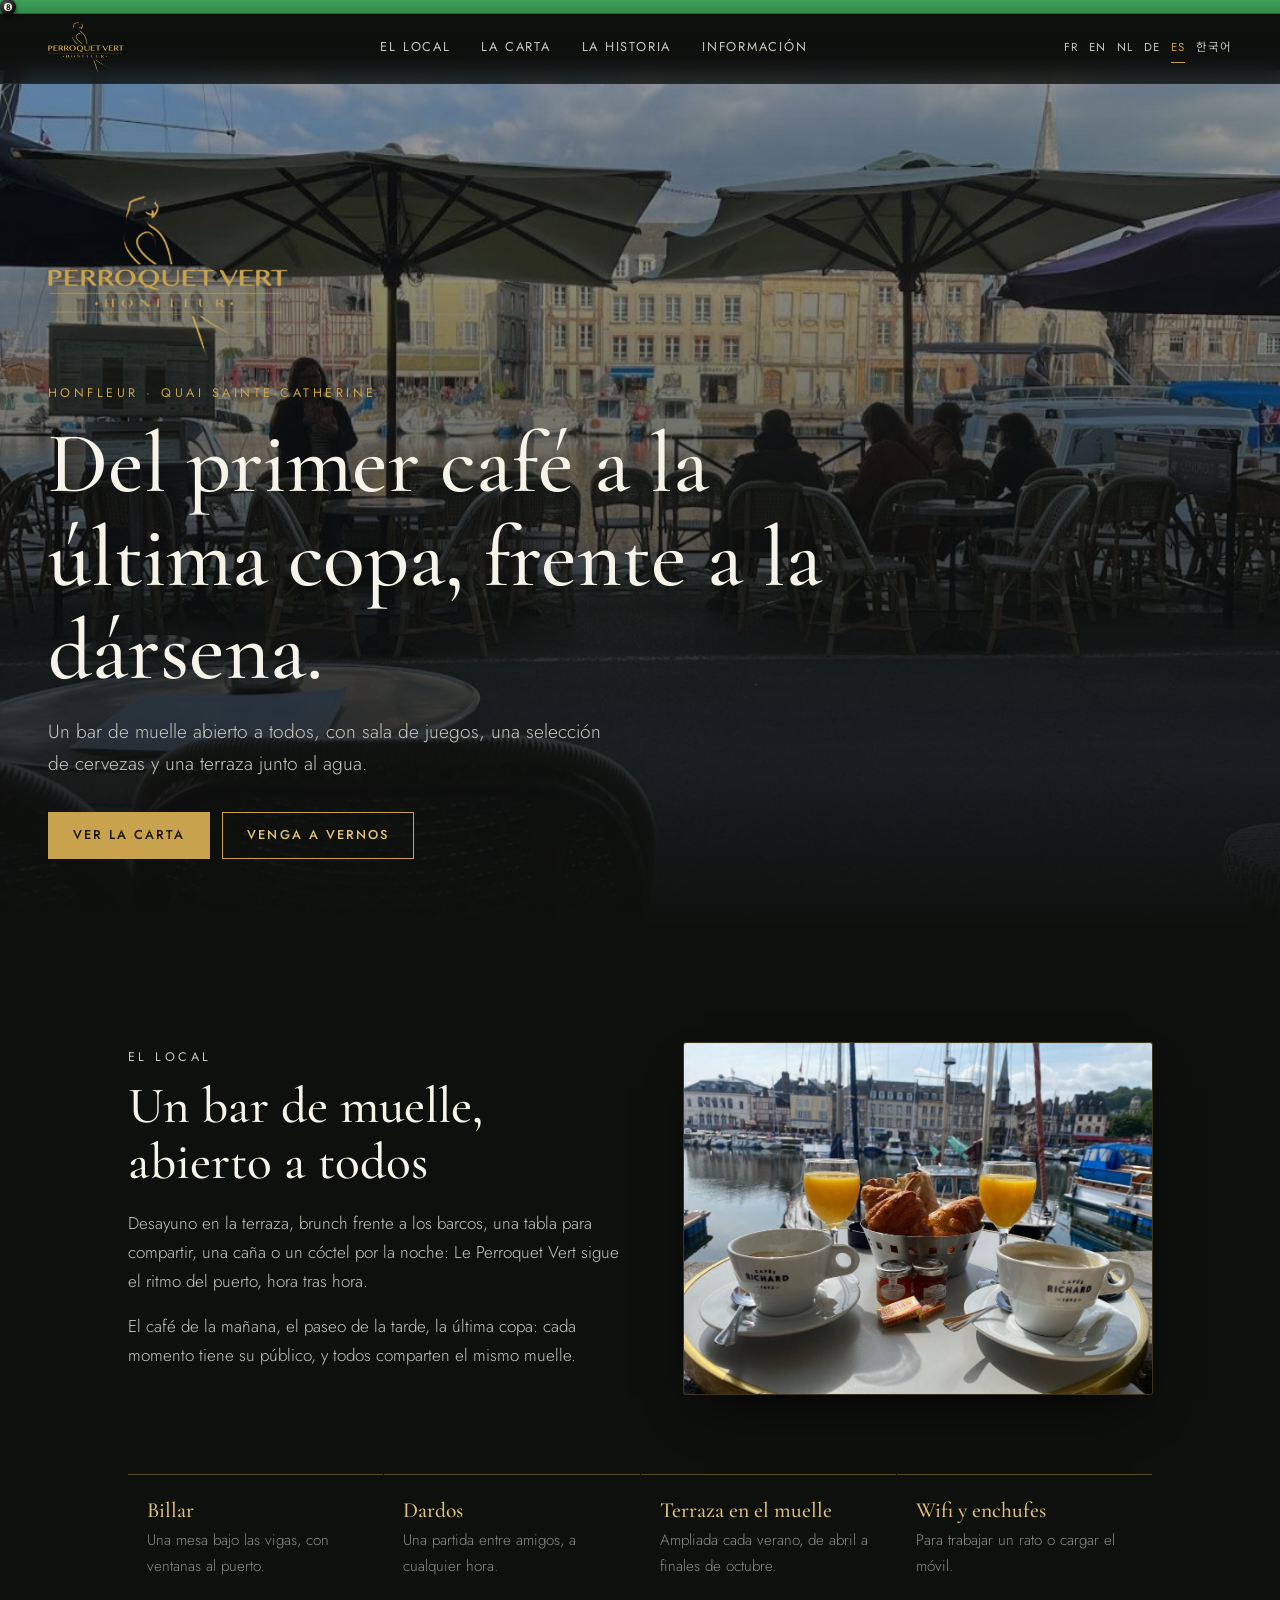
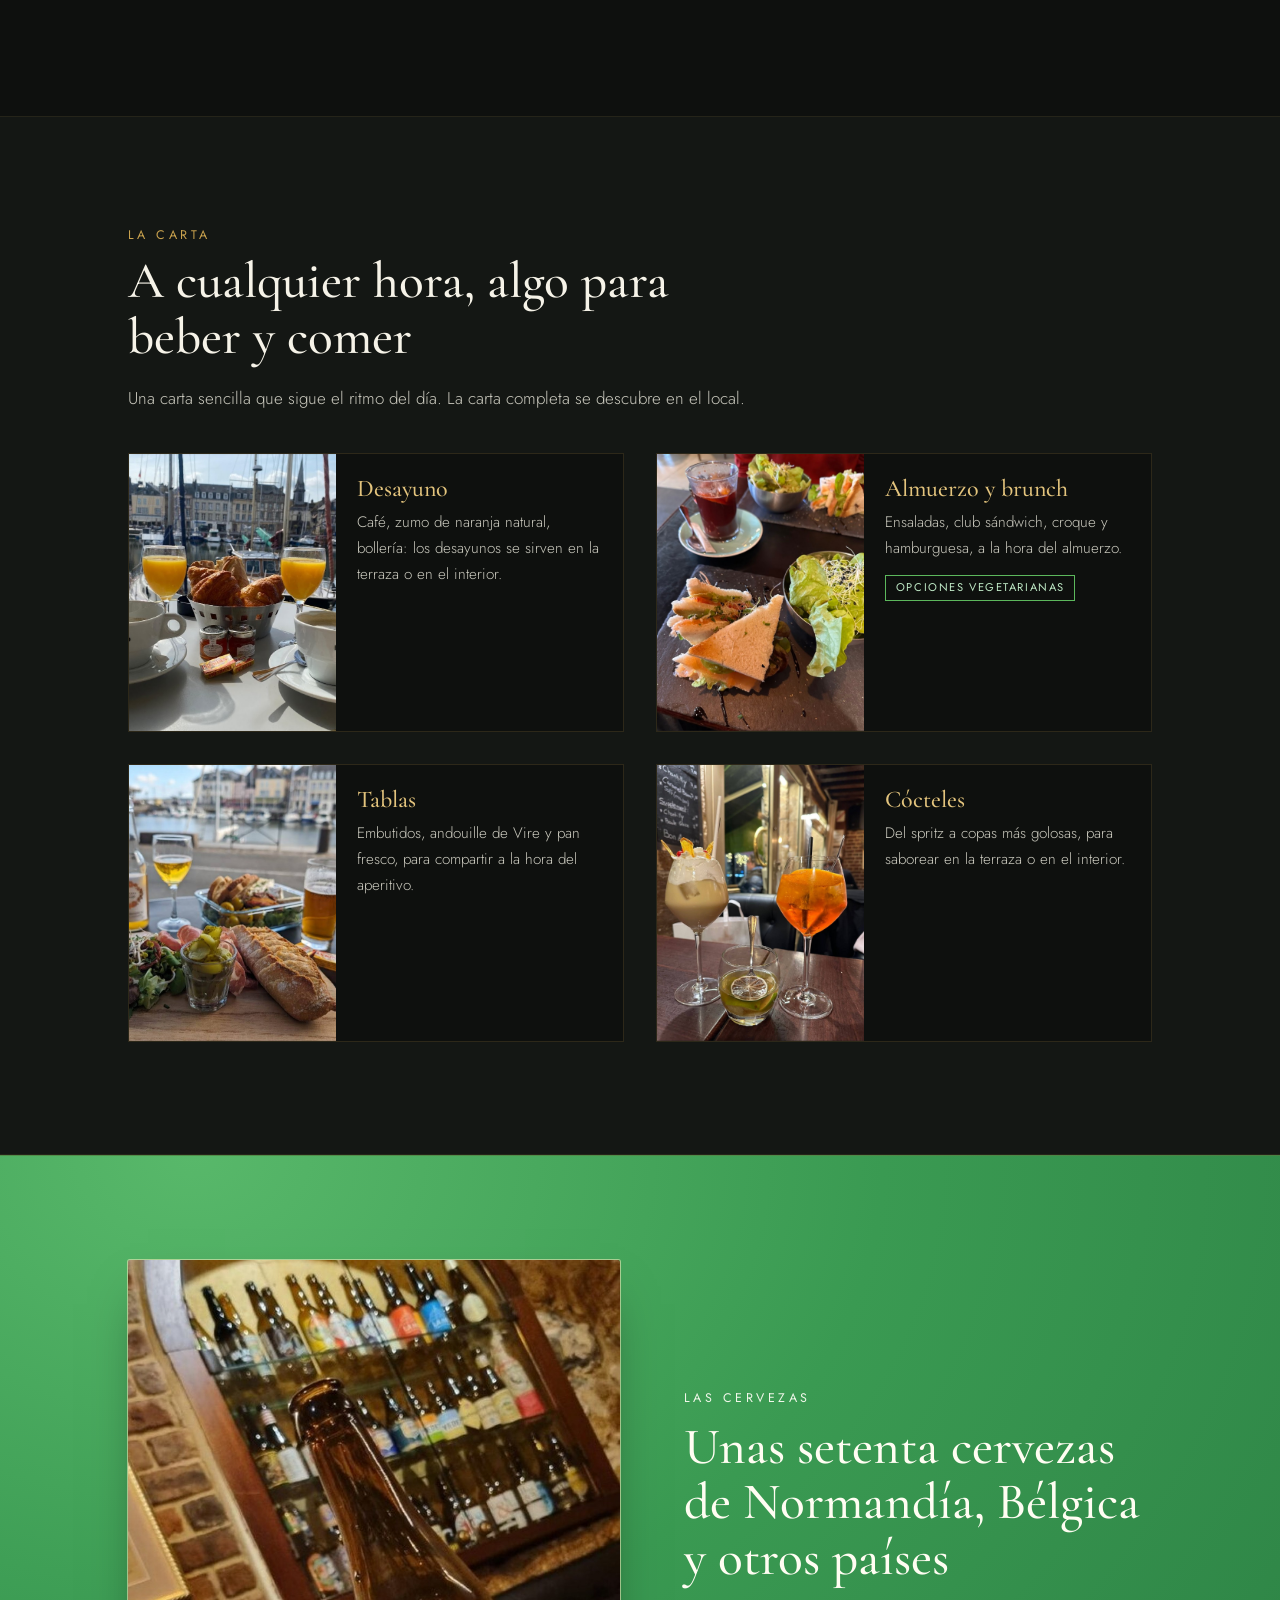
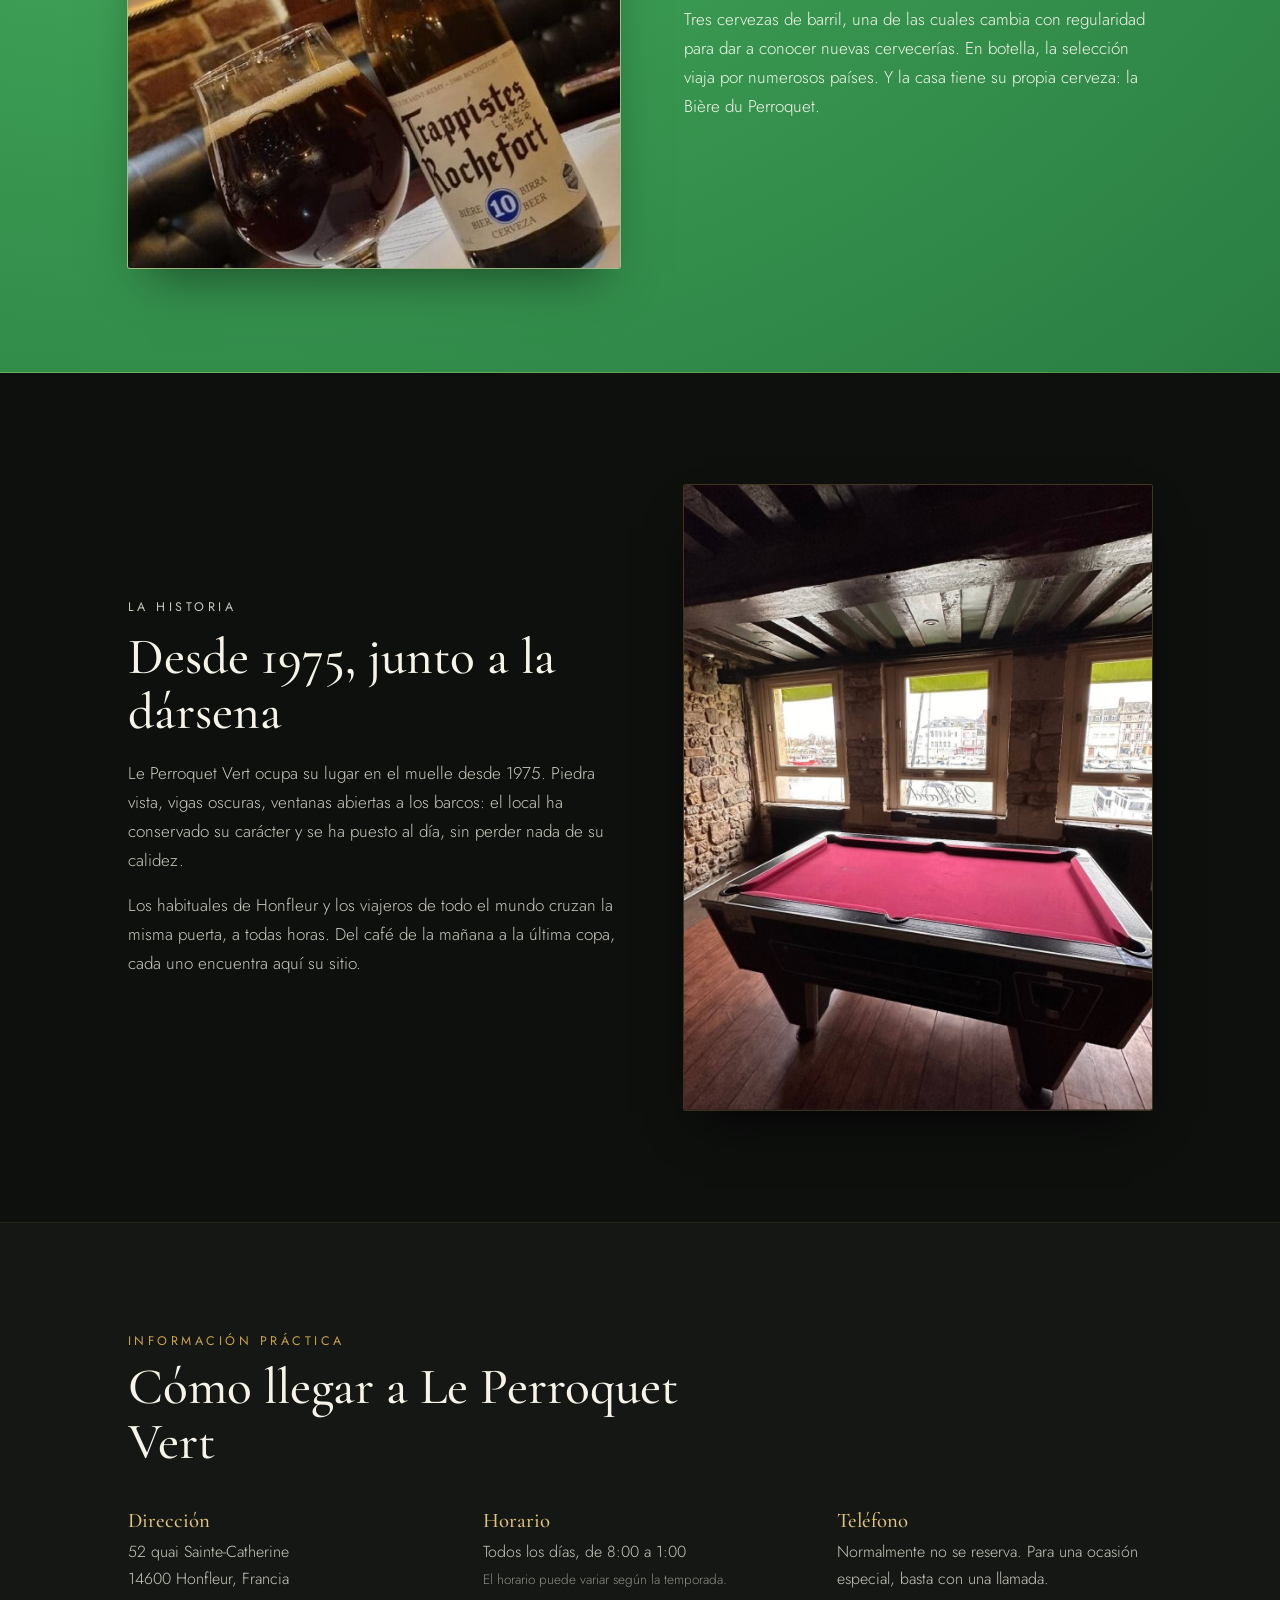
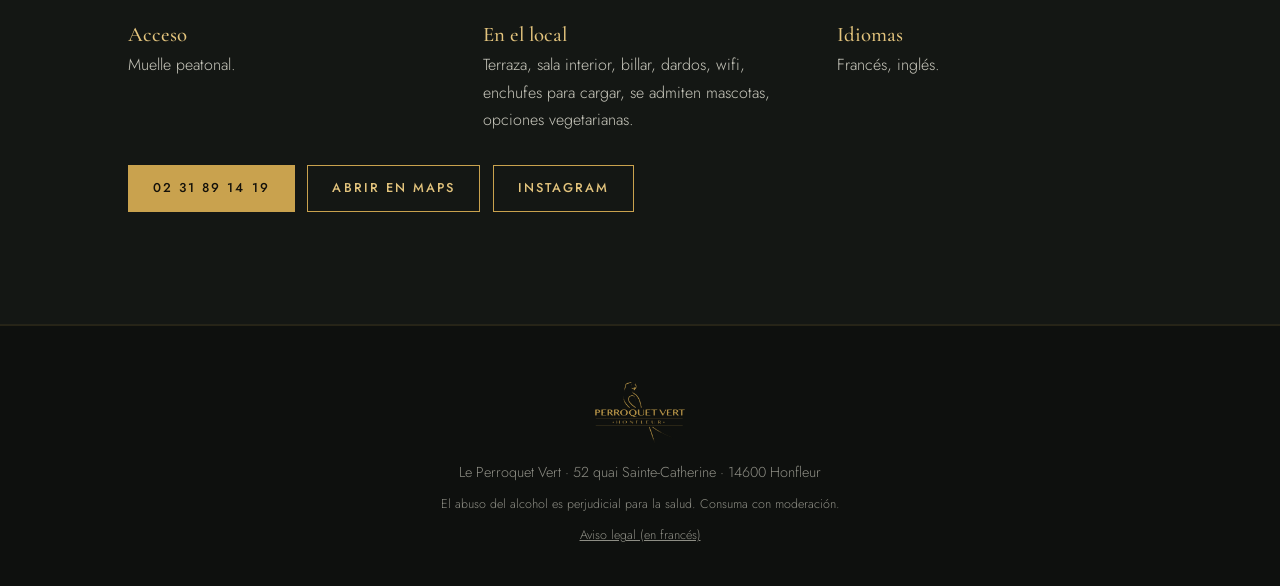
<file: es/index.html>
<!doctype html>
<html lang="es">
<head>
<meta charset="utf-8">
<meta name="viewport" content="width=device-width, initial-scale=1">
<title>Le Perroquet Vert · Bar y brunch en el puerto, Honfleur</title>
<meta name="description" content="Le Perroquet Vert, quai Sainte-Catherine en Honfleur: desayuno, brunch, tablas para compartir, cócteles, unas setenta cervezas, billar y dardos frente a la dársena. Abierto de 8:00 a 1:00.">
<meta name="theme-color" content="#0e100e">
<meta name="robots" content="noindex, nofollow">
<meta property="og:title" content="Le Perroquet Vert · Bar y brunch en el puerto, Honfleur">
<meta property="og:description" content="Le Perroquet Vert, quai Sainte-Catherine en Honfleur: desayuno, brunch, tablas para compartir, cócteles, unas setenta cervezas, billar y dardos frente a la dársena. Abierto de 8:00 a 1:00.">
<meta property="og:type" content="website">
<meta property="og:image" content="../img/terrasse.jpg">
<link rel="icon" href="../img/favicon.png">
<link rel="preconnect" href="https://fonts.googleapis.com">
<link rel="preconnect" href="https://fonts.gstatic.com" crossorigin>
<link href="https://fonts.googleapis.com/css2?family=Cormorant+Garamond:ital,wght@0,400;0,500;0,600;1,400&family=Jost:wght@300;400;500&family=Noto+Serif+KR:wght@400;600&family=Noto+Sans+KR:wght@300;400;500&display=swap" rel="stylesheet">
<link rel="stylesheet" href="../style.css">
<script type="application/ld+json">{"@context":"https://schema.org","@type":"BarOrPub","name":"Le Perroquet Vert","description":"Le Perroquet Vert, quai Sainte-Catherine en Honfleur: desayuno, brunch, tablas para compartir, cócteles, unas setenta cervezas, billar y dardos frente a la dársena. Abierto de 8:00 a 1:00.","telephone":"+33 2 31 89 14 19","address":{"@type":"PostalAddress","streetAddress":"52 quai Sainte-Catherine","postalCode":"14600","addressLocality":"Honfleur","addressCountry":"FR"},"openingHours":"Mo-Su 08:00-01:00","servesCuisine":"Brunch, planches, bières","sameAs":["https://www.instagram.com/perroquet_vert_honfleur"],"image":"img/terrasse.jpg"}</script>
</head>
<body>
<div class="rail" aria-hidden="true"><span class="ball"><i>8</i></span></div>
<header class="top">
  <a class="brand" href="#haut" aria-label="Le Perroquet Vert"><img src="../img/logo.png" alt="Le Perroquet Vert Honfleur" width="150" height="104"></a>
  <nav aria-label="Menu">
    <a href="#lieu">El local</a><a href="#carte">La carta</a><a href="#histoire">La historia</a><a href="#infos">Información</a>
  </nav>
  <div class="langs" role="navigation" aria-label="Langue"><a href="../" hreflang="fr">FR</a><a href="../en/" hreflang="en">EN</a><a href="../nl/" hreflang="nl">NL</a><a href="../de/" hreflang="de">DE</a><a href="../es/" hreflang="es" aria-current="true">ES</a><a href="../ko/" hreflang="ko">한국어</a></div>
</header>
<main id="haut">
<section class="hero" style="--bg:url('../img/terrasse.jpg')">
  <div class="hero-in">
    <img class="hero-logo" src="../img/logo.png" alt="" width="260" height="180">
    <p class="kicker">Honfleur · Quai Sainte-Catherine</p>
    <h1>Del primer café a la última copa, frente a la dársena.</h1>
    <p class="lead">Un bar de muelle abierto a todos, con sala de juegos, una selección de cervezas y una terraza junto al agua.</p>
    <p class="cta"><a class="btn" href="#carte">Ver la carta</a><a class="btn ghost" href="#infos">Venga a vernos</a></p>
  </div>
</section>

<section id="lieu" class="sec">
  <div class="wrap two">
    <div class="txt rv">
      <p class="eyebrow">El local</p>
      <h2>Un bar de muelle, abierto a todos</h2>
      <p>Desayuno en la terraza, brunch frente a los barcos, una tabla para compartir, una caña o un cóctel por la noche: Le Perroquet Vert sigue el ritmo del puerto, hora tras hora.</p>
      <p>El café de la mañana, el paseo de la tarde, la última copa: cada momento tiene su público, y todos comparten el mismo muelle.</p>
    </div>
    <figure class="ph rv"><img src="../img/petit-dejeuner.jpg" alt="Desayuno en la terraza frente al puerto" loading="lazy" width="1080" height="809"></figure>
  </div>
  <ul class="wrap feats n4">
    <li class="rv"><h3>Billar</h3><p>Una mesa bajo las vigas, con ventanas al puerto.</p></li>
    <li class="rv"><h3>Dardos</h3><p>Una partida entre amigos, a cualquier hora.</p></li>
    <li class="rv"><h3>Terraza en el muelle</h3><p>Ampliada cada verano, de abril a finales de octubre.</p></li>
    <li class="rv"><h3>Wifi y enchufes</h3><p>Para trabajar un rato o cargar el móvil.</p></li>
  </ul>
</section>

<section id="carte" class="sec alt">
  <div class="wrap">
    <div class="head rv">
      <p class="eyebrow">La carta</p>
      <h2>A cualquier hora, algo para beber y comer</h2>
      <p>Una carta sencilla que sigue el ritmo del día. La carta completa se descubre en el local.</p>
    </div>
    <div class="cards">
      <article class="card rv"><img src="../img/petit-dejeuner.jpg" alt="Desayuno en la terraza frente al puerto" loading="lazy" width="1080" height="809"><div><h3>Desayuno</h3><p>Café, zumo de naranja natural, bollería: los desayunos se sirven en la terraza o en el interior.</p></div></article>
      <article class="card rv"><img src="../img/sandwich.jpg" alt="Sándwich de salmón ahumado y ensalada" loading="lazy" width="1080" height="1440"><div><h3>Almuerzo y brunch</h3><p>Ensaladas, club sándwich, croque y hamburguesa, a la hora del almuerzo.</p><span class="tag">Opciones vegetarianas</span></div></article>
      <article class="card rv"><img src="../img/planche.jpg" alt="Tabla de embutidos y cervezas frente al puerto" loading="lazy" width="1080" height="814"><div><h3>Tablas</h3><p>Embutidos, andouille de Vire y pan fresco, para compartir a la hora del aperitivo.</p></div></article>
      <article class="card rv"><img src="../img/cocktails.jpg" alt="Cócteles sobre una mesa de madera" loading="lazy" width="1080" height="1440"><div><h3>Cócteles</h3><p>Del spritz a copas más golosas, para saborear en la terraza o en el interior.</p></div></article>
    </div>
  </div>
</section>

<section id="bieres" class="beer">
  <div class="wrap two flip">
    <figure class="ph tall rv"><img src="../img/biere.jpg" alt="Cerveza trapense frente a la vitrina de cervezas" loading="lazy" width="912" height="1510"></figure>
    <div class="txt rv">
      <p class="eyebrow">Las cervezas</p>
      <h2>Unas setenta cervezas de Normandía, Bélgica y otros países</h2>
      <p>Tres cervezas de barril, una de las cuales cambia con regularidad para dar a conocer nuevas cervecerías. En botella, la selección viaja por numerosos países. Y la casa tiene su propia cerveza: la Bière du Perroquet.</p>
    </div>
  </div>
</section>

<section id="histoire" class="sec">
  <div class="wrap two">
    <div class="txt rv">
      <p class="eyebrow">La historia</p>
      <h2>Desde 1975, junto a la dársena</h2>
      <p>Le Perroquet Vert ocupa su lugar en el muelle desde 1975. Piedra vista, vigas oscuras, ventanas abiertas a los barcos: el local ha conservado su carácter y se ha puesto al día, sin perder nada de su calidez.</p>
      <p>Los habituales de Honfleur y los viajeros de todo el mundo cruzan la misma puerta, a todas horas. Del café de la mañana a la última copa, cada uno encuentra aquí su sitio.</p>
    </div>
    <figure class="ph rv"><img src="../img/billard.jpg" alt="Mesa de billar bajo las vigas" loading="lazy" width="1080" height="1440"></figure>
  </div>
</section>

<section id="infos" class="sec alt">
  <div class="wrap">
    <div class="head rv"><p class="eyebrow">Información práctica</p><h2>Cómo llegar a Le Perroquet Vert</h2></div>
    <div class="info">
      <div class="rv"><h3>Dirección</h3><p>52 quai Sainte-Catherine<br>14600 Honfleur, Francia</p></div>
      <div class="rv"><h3>Horario</h3><p>Todos los días, de 8:00 a 1:00<br><small>El horario puede variar según la temporada.</small></p></div>
      <div class="rv"><h3>Teléfono</h3><p>Normalmente no se reserva. Para una ocasión especial, basta con una llamada.</p></div>
      <div class="rv"><h3>Acceso</h3><p>Muelle peatonal.</p></div>
      <div class="rv"><h3>En el local</h3><p>Terraza, sala interior, billar, dardos, wifi, enchufes para cargar, se admiten mascotas, opciones vegetarianas.</p></div>
      <div class="rv"><h3>Idiomas</h3><p>Francés, inglés.</p></div>
    </div>
    <p class="links rv"><a class="btn" href="tel:+33231891419">02 31 89 14 19</a><a class="btn ghost" href="https://www.google.com/maps/search/?api=1&query=Perroquet+Vert+52+Quai+Sainte-Catherine+Honfleur" target="_blank" rel="noopener">Abrir en Maps</a><a class="btn ghost" href="https://www.instagram.com/perroquet_vert_honfleur" target="_blank" rel="noopener">Instagram</a></p>
  </div>
</section>
</main>
<footer>
  <img src="../img/logo.png" alt="" width="90" height="62">
  <p>Le Perroquet Vert · 52 quai Sainte-Catherine · 14600 Honfleur</p>
  <p class="alc">El abuso del alcohol es perjudicial para la salud. Consuma con moderación.</p>
  <p class="alc"><a href="../mentions-legales.html">Aviso legal (en francés)</a></p>
</footer>
<script src="../site.js" defer></script>
</body>
</html>
</file>
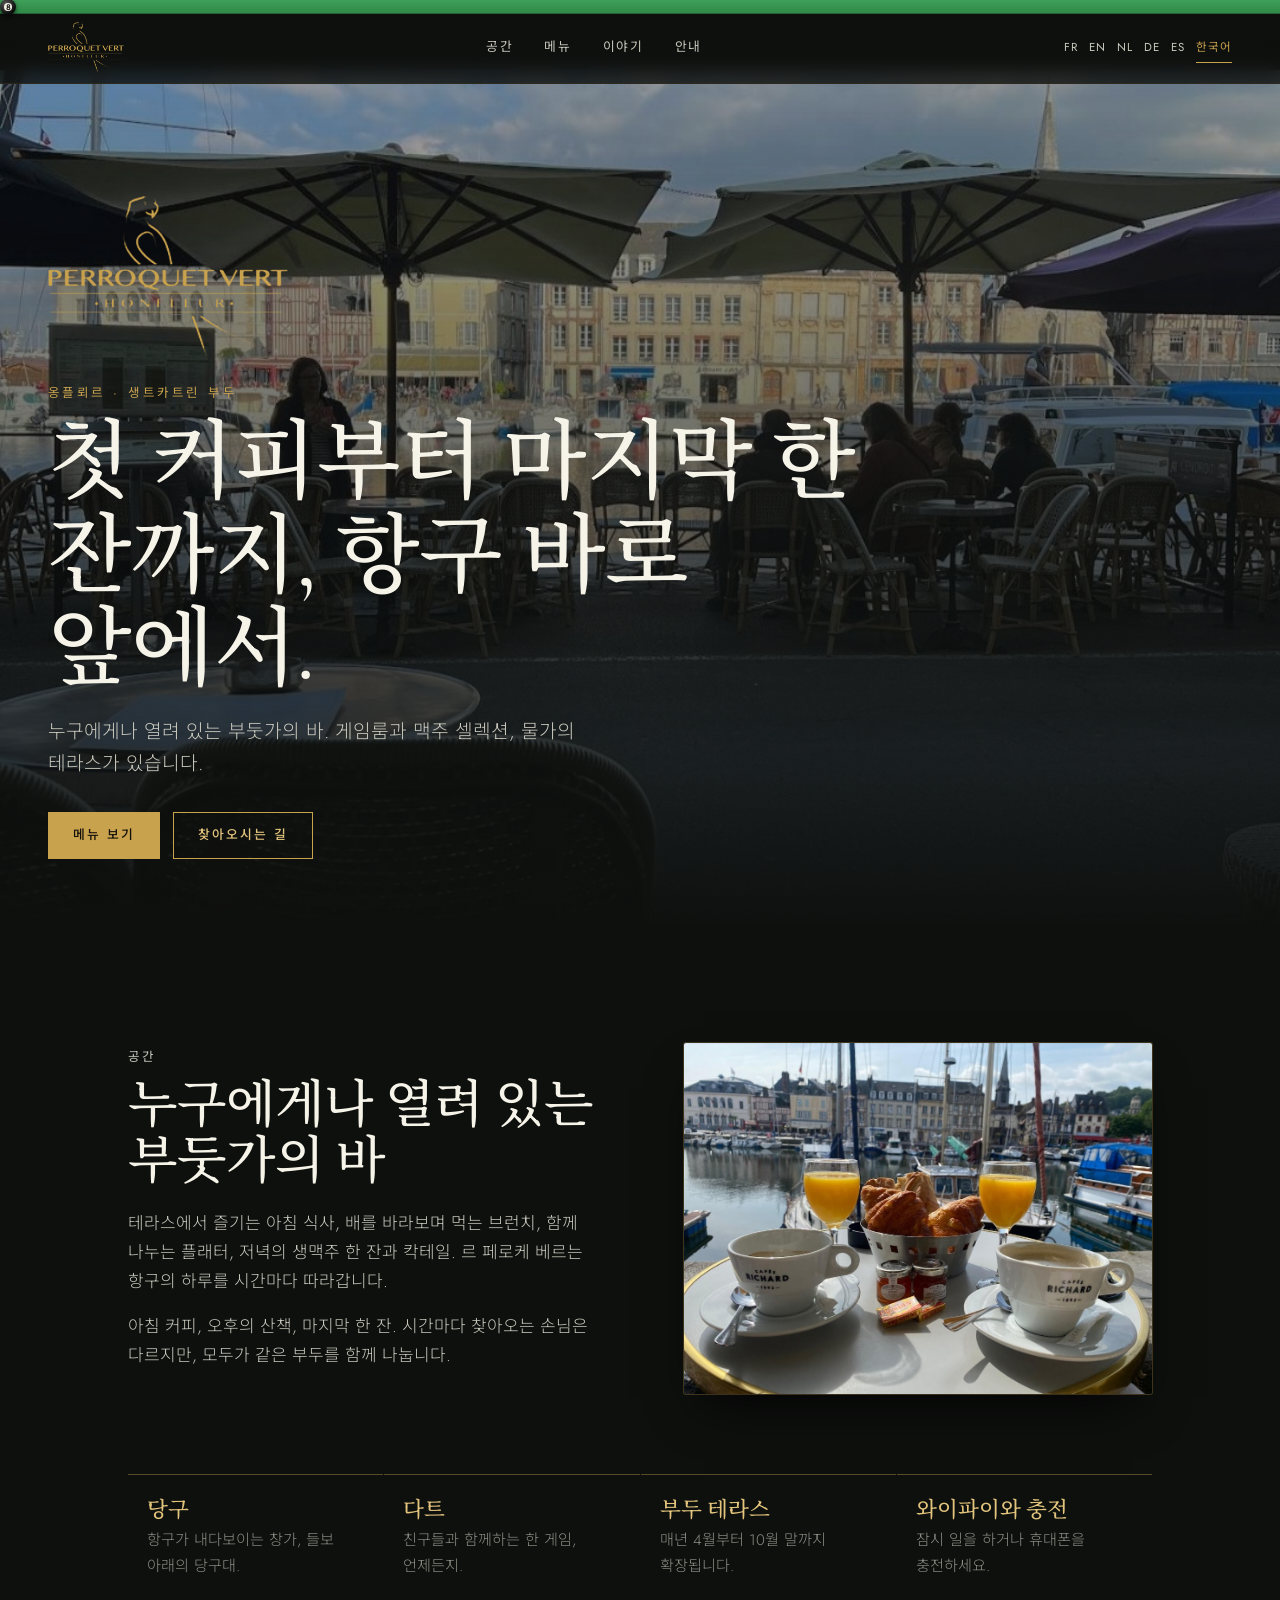
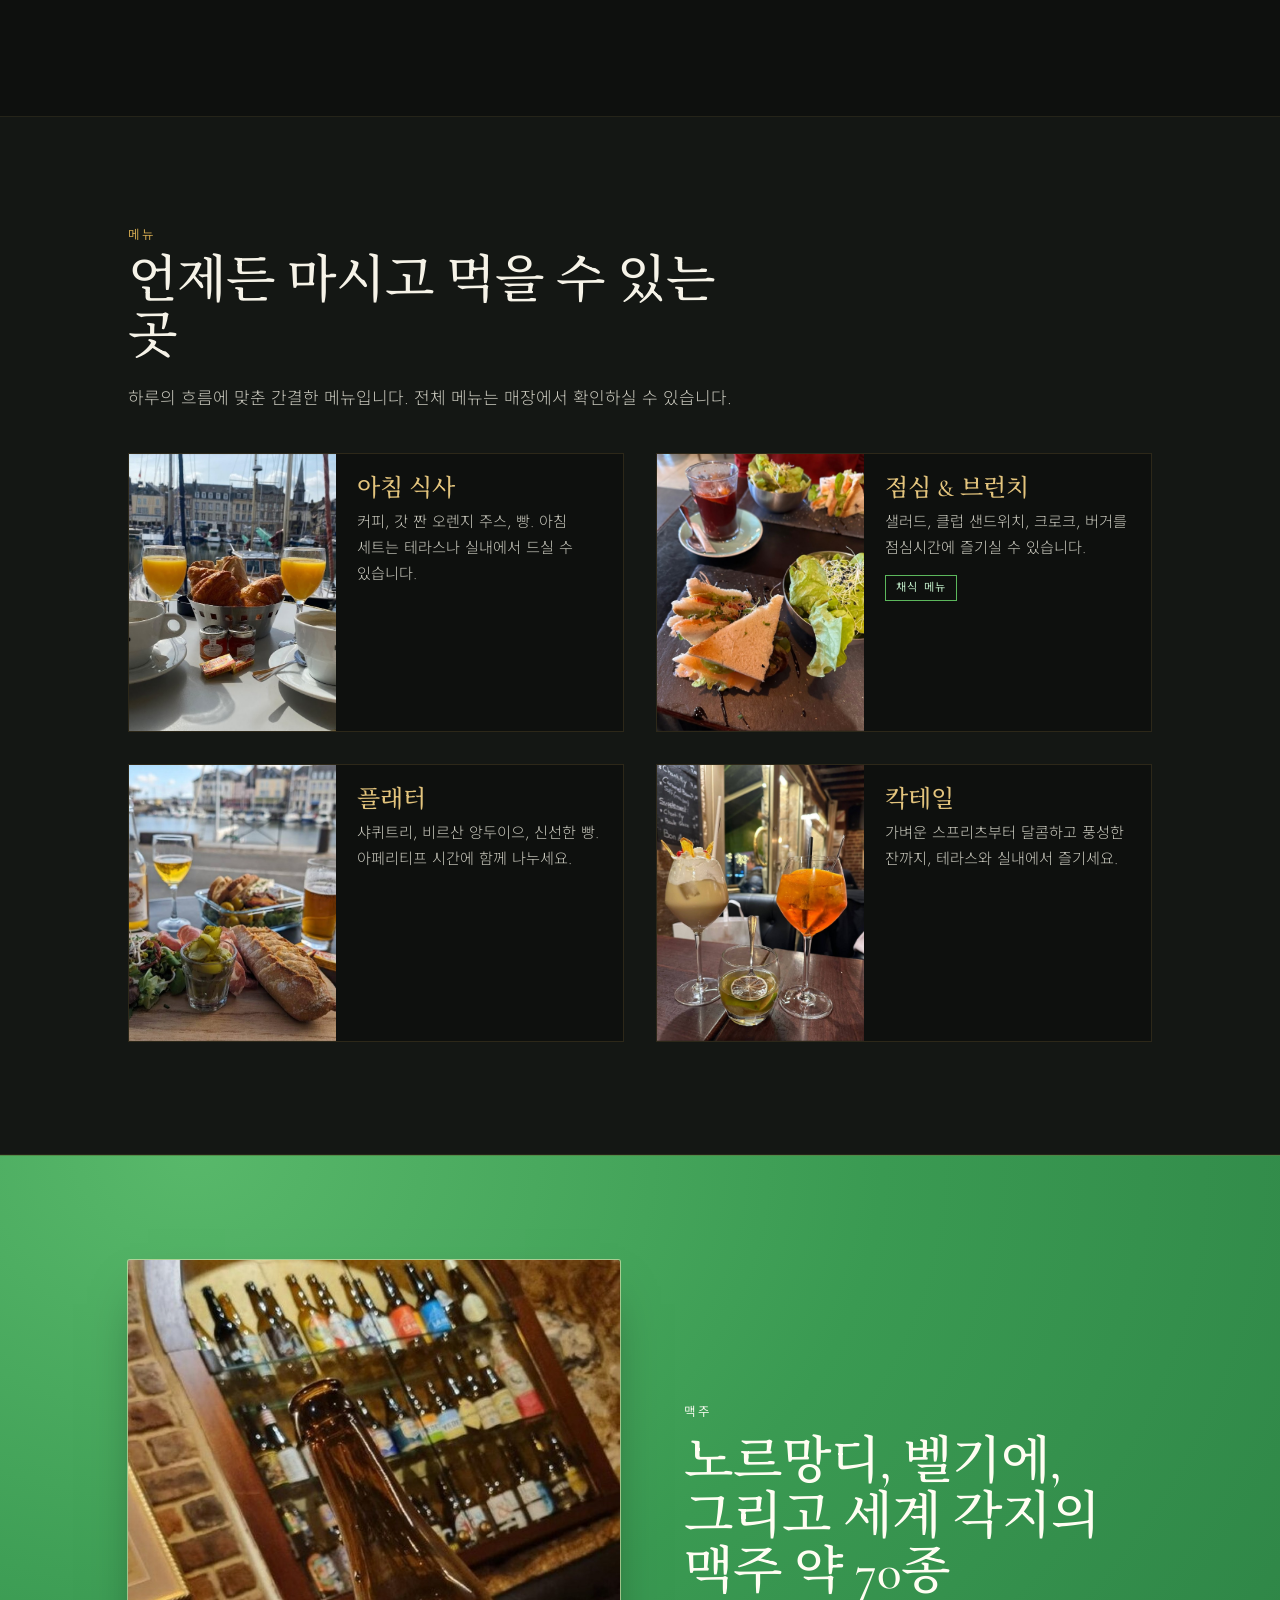
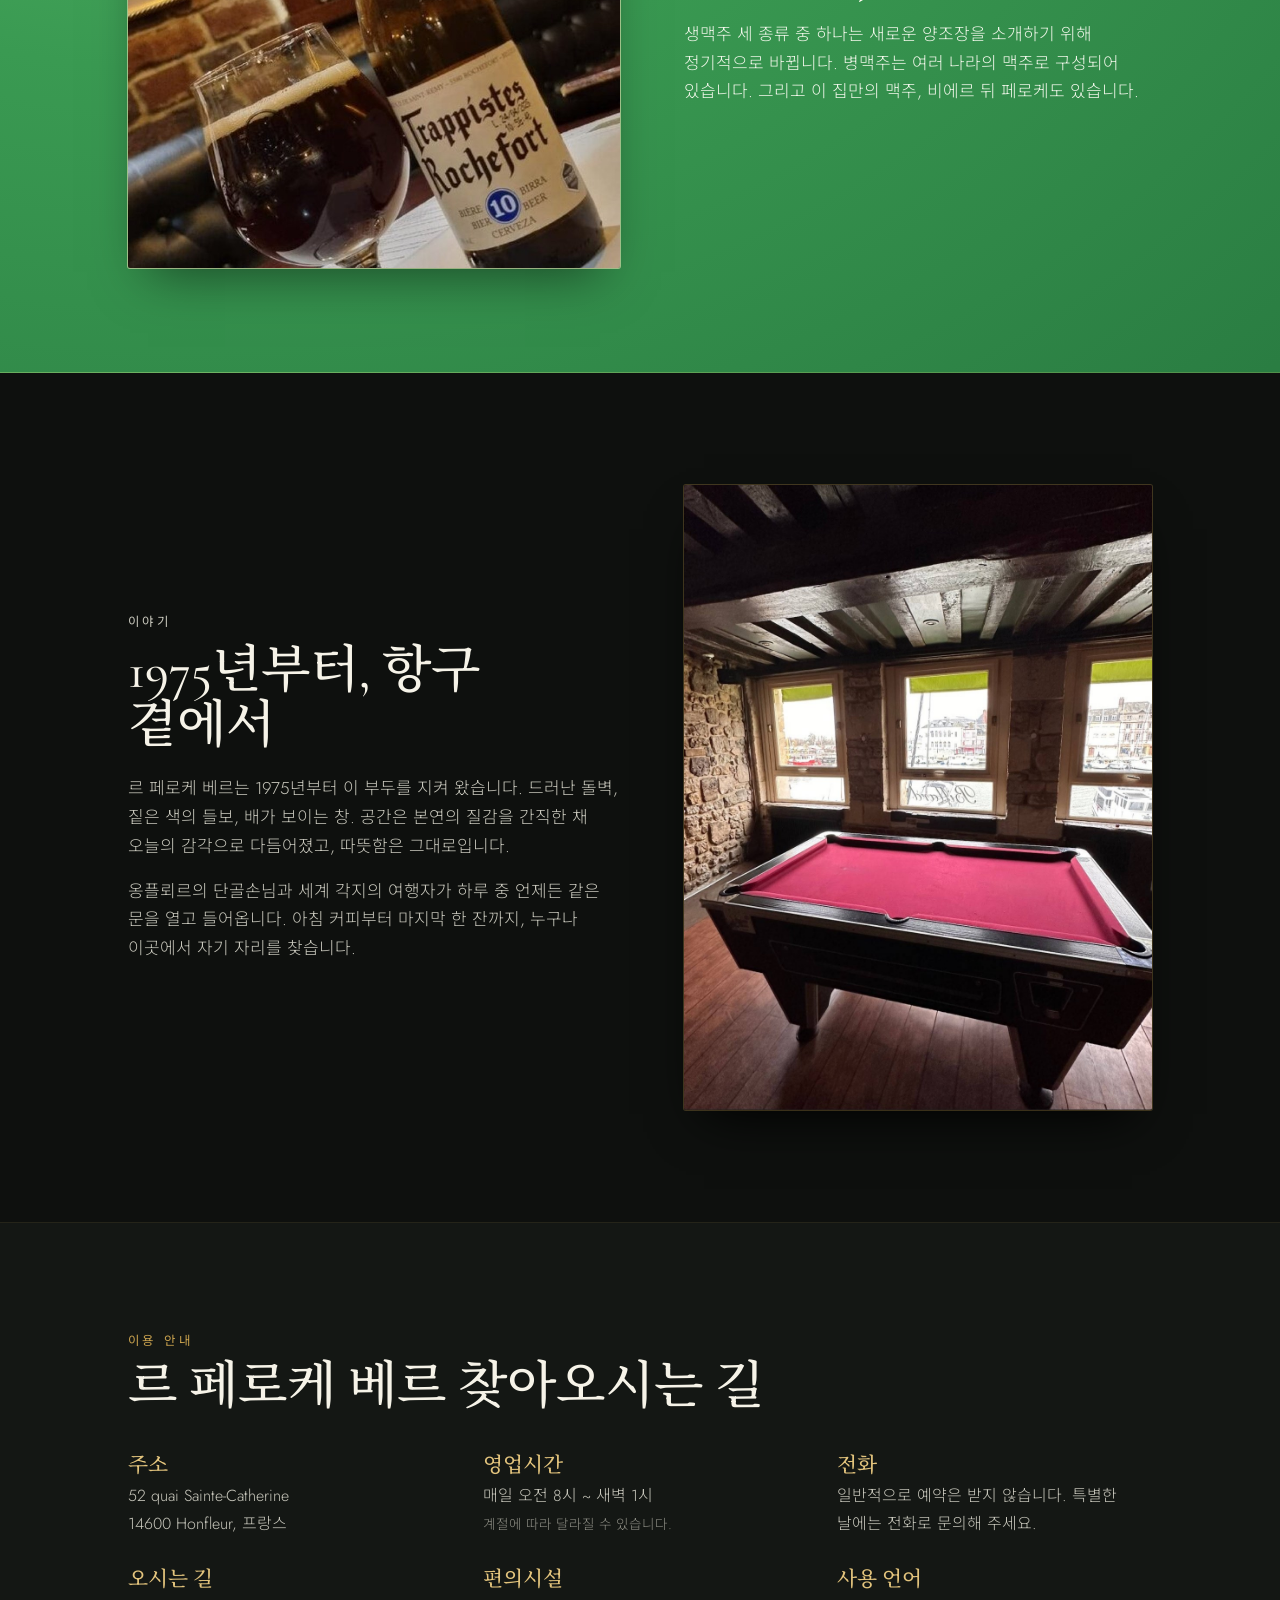
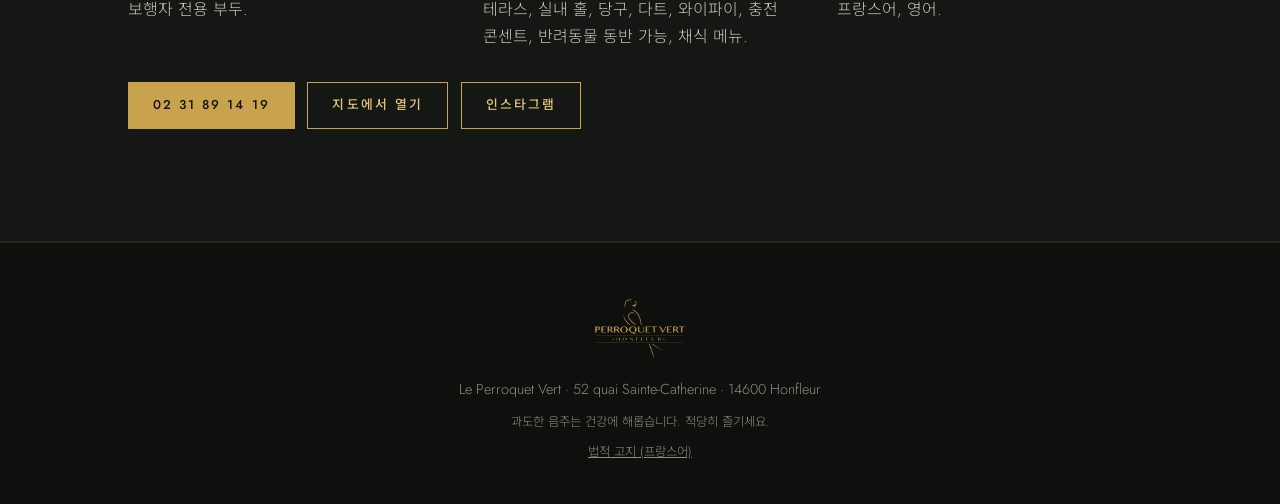
<file: ko/index.html>
<!doctype html>
<html lang="ko">
<head>
<meta charset="utf-8">
<meta name="viewport" content="width=device-width, initial-scale=1">
<title>르 페로케 베르 · 옹플뢰르 항구의 바 &amp; 브런치</title>
<meta name="description" content="옹플뢰르 생트카트린 부두의 르 페로케 베르(Le Perroquet Vert). 아침 식사, 브런치, 안주 플래터, 칵테일, 약 70종의 맥주, 당구와 다트를 항구를 바라보며 즐기세요. 매일 오전 8시부터 새벽 1시까지.">
<meta name="theme-color" content="#0e100e">
<meta name="robots" content="noindex, nofollow">
<meta property="og:title" content="르 페로케 베르 · 옹플뢰르 항구의 바 &amp; 브런치">
<meta property="og:description" content="옹플뢰르 생트카트린 부두의 르 페로케 베르(Le Perroquet Vert). 아침 식사, 브런치, 안주 플래터, 칵테일, 약 70종의 맥주, 당구와 다트를 항구를 바라보며 즐기세요. 매일 오전 8시부터 새벽 1시까지.">
<meta property="og:type" content="website">
<meta property="og:image" content="../img/terrasse.jpg">
<link rel="icon" href="../img/favicon.png">
<link rel="preconnect" href="https://fonts.googleapis.com">
<link rel="preconnect" href="https://fonts.gstatic.com" crossorigin>
<link href="https://fonts.googleapis.com/css2?family=Cormorant+Garamond:ital,wght@0,400;0,500;0,600;1,400&family=Jost:wght@300;400;500&family=Noto+Serif+KR:wght@400;600&family=Noto+Sans+KR:wght@300;400;500&display=swap" rel="stylesheet">
<link rel="stylesheet" href="../style.css">
<script type="application/ld+json">{"@context":"https://schema.org","@type":"BarOrPub","name":"Le Perroquet Vert","description":"옹플뢰르 생트카트린 부두의 르 페로케 베르(Le Perroquet Vert). 아침 식사, 브런치, 안주 플래터, 칵테일, 약 70종의 맥주, 당구와 다트를 항구를 바라보며 즐기세요. 매일 오전 8시부터 새벽 1시까지.","telephone":"+33 2 31 89 14 19","address":{"@type":"PostalAddress","streetAddress":"52 quai Sainte-Catherine","postalCode":"14600","addressLocality":"Honfleur","addressCountry":"FR"},"openingHours":"Mo-Su 08:00-01:00","servesCuisine":"Brunch, planches, bières","sameAs":["https://www.instagram.com/perroquet_vert_honfleur"],"image":"img/terrasse.jpg"}</script>
</head>
<body>
<div class="rail" aria-hidden="true"><span class="ball"><i>8</i></span></div>
<header class="top">
  <a class="brand" href="#haut" aria-label="Le Perroquet Vert"><img src="../img/logo.png" alt="Le Perroquet Vert Honfleur" width="150" height="104"></a>
  <nav aria-label="Menu">
    <a href="#lieu">공간</a><a href="#carte">메뉴</a><a href="#histoire">이야기</a><a href="#infos">안내</a>
  </nav>
  <div class="langs" role="navigation" aria-label="Langue"><a href="../" hreflang="fr">FR</a><a href="../en/" hreflang="en">EN</a><a href="../nl/" hreflang="nl">NL</a><a href="../de/" hreflang="de">DE</a><a href="../es/" hreflang="es">ES</a><a href="../ko/" hreflang="ko" aria-current="true">한국어</a></div>
</header>
<main id="haut">
<section class="hero" style="--bg:url('../img/terrasse.jpg')">
  <div class="hero-in">
    <img class="hero-logo" src="../img/logo.png" alt="" width="260" height="180">
    <p class="kicker">옹플뢰르 · 생트카트린 부두</p>
    <h1>첫 커피부터 마지막 한 잔까지, 항구 바로 앞에서.</h1>
    <p class="lead">누구에게나 열려 있는 부둣가의 바. 게임룸과 맥주 셀렉션, 물가의 테라스가 있습니다.</p>
    <p class="cta"><a class="btn" href="#carte">메뉴 보기</a><a class="btn ghost" href="#infos">찾아오시는 길</a></p>
  </div>
</section>

<section id="lieu" class="sec">
  <div class="wrap two">
    <div class="txt rv">
      <p class="eyebrow">공간</p>
      <h2>누구에게나 열려 있는 부둣가의 바</h2>
      <p>테라스에서 즐기는 아침 식사, 배를 바라보며 먹는 브런치, 함께 나누는 플래터, 저녁의 생맥주 한 잔과 칵테일. 르 페로케 베르는 항구의 하루를 시간마다 따라갑니다.</p>
      <p>아침 커피, 오후의 산책, 마지막 한 잔. 시간마다 찾아오는 손님은 다르지만, 모두가 같은 부두를 함께 나눕니다.</p>
    </div>
    <figure class="ph rv"><img src="../img/petit-dejeuner.jpg" alt="항구를 바라보는 테라스의 아침 식사" loading="lazy" width="1080" height="809"></figure>
  </div>
  <ul class="wrap feats n4">
    <li class="rv"><h3>당구</h3><p>항구가 내다보이는 창가, 들보 아래의 당구대.</p></li>
    <li class="rv"><h3>다트</h3><p>친구들과 함께하는 한 게임, 언제든지.</p></li>
    <li class="rv"><h3>부두 테라스</h3><p>매년 4월부터 10월 말까지 확장됩니다.</p></li>
    <li class="rv"><h3>와이파이와 충전</h3><p>잠시 일을 하거나 휴대폰을 충전하세요.</p></li>
  </ul>
</section>

<section id="carte" class="sec alt">
  <div class="wrap">
    <div class="head rv">
      <p class="eyebrow">메뉴</p>
      <h2>언제든 마시고 먹을 수 있는 곳</h2>
      <p>하루의 흐름에 맞춘 간결한 메뉴입니다. 전체 메뉴는 매장에서 확인하실 수 있습니다.</p>
    </div>
    <div class="cards">
      <article class="card rv"><img src="../img/petit-dejeuner.jpg" alt="항구를 바라보는 테라스의 아침 식사" loading="lazy" width="1080" height="809"><div><h3>아침 식사</h3><p>커피, 갓 짠 오렌지 주스, 빵. 아침 세트는 테라스나 실내에서 드실 수 있습니다.</p></div></article>
      <article class="card rv"><img src="../img/sandwich.jpg" alt="훈제 연어 샌드위치와 샐러드" loading="lazy" width="1080" height="1440"><div><h3>점심 & 브런치</h3><p>샐러드, 클럽 샌드위치, 크로크, 버거를 점심시간에 즐기실 수 있습니다.</p><span class="tag">채식 메뉴</span></div></article>
      <article class="card rv"><img src="../img/planche.jpg" alt="항구 앞의 샤퀴트리 플래터와 맥주" loading="lazy" width="1080" height="814"><div><h3>플래터</h3><p>샤퀴트리, 비르산 앙두이으, 신선한 빵. 아페리티프 시간에 함께 나누세요.</p></div></article>
      <article class="card rv"><img src="../img/cocktails.jpg" alt="나무 테이블 위의 칵테일" loading="lazy" width="1080" height="1440"><div><h3>칵테일</h3><p>가벼운 스프리츠부터 달콤하고 풍성한 잔까지, 테라스와 실내에서 즐기세요.</p></div></article>
    </div>
  </div>
</section>

<section id="bieres" class="beer">
  <div class="wrap two flip">
    <figure class="ph tall rv"><img src="../img/biere.jpg" alt="맥주 진열장 앞의 트라피스트 맥주" loading="lazy" width="912" height="1510"></figure>
    <div class="txt rv">
      <p class="eyebrow">맥주</p>
      <h2>노르망디, 벨기에, 그리고 세계 각지의 맥주 약 70종</h2>
      <p>생맥주 세 종류 중 하나는 새로운 양조장을 소개하기 위해 정기적으로 바뀝니다. 병맥주는 여러 나라의 맥주로 구성되어 있습니다. 그리고 이 집만의 맥주, 비에르 뒤 페로케도 있습니다.</p>
    </div>
  </div>
</section>

<section id="histoire" class="sec">
  <div class="wrap two">
    <div class="txt rv">
      <p class="eyebrow">이야기</p>
      <h2>1975년부터, 항구 곁에서</h2>
      <p>르 페로케 베르는 1975년부터 이 부두를 지켜 왔습니다. 드러난 돌벽, 짙은 색의 들보, 배가 보이는 창. 공간은 본연의 질감을 간직한 채 오늘의 감각으로 다듬어졌고, 따뜻함은 그대로입니다.</p>
      <p>옹플뢰르의 단골손님과 세계 각지의 여행자가 하루 중 언제든 같은 문을 열고 들어옵니다. 아침 커피부터 마지막 한 잔까지, 누구나 이곳에서 자기 자리를 찾습니다.</p>
    </div>
    <figure class="ph rv"><img src="../img/billard.jpg" alt="들보 아래의 당구대" loading="lazy" width="1080" height="1440"></figure>
  </div>
</section>

<section id="infos" class="sec alt">
  <div class="wrap">
    <div class="head rv"><p class="eyebrow">이용 안내</p><h2>르 페로케 베르 찾아오시는 길</h2></div>
    <div class="info">
      <div class="rv"><h3>주소</h3><p>52 quai Sainte-Catherine<br>14600 Honfleur, 프랑스</p></div>
      <div class="rv"><h3>영업시간</h3><p>매일 오전 8시 ~ 새벽 1시<br><small>계절에 따라 달라질 수 있습니다.</small></p></div>
      <div class="rv"><h3>전화</h3><p>일반적으로 예약은 받지 않습니다. 특별한 날에는 전화로 문의해 주세요.</p></div>
      <div class="rv"><h3>오시는 길</h3><p>보행자 전용 부두.</p></div>
      <div class="rv"><h3>편의시설</h3><p>테라스, 실내 홀, 당구, 다트, 와이파이, 충전 콘센트, 반려동물 동반 가능, 채식 메뉴.</p></div>
      <div class="rv"><h3>사용 언어</h3><p>프랑스어, 영어.</p></div>
    </div>
    <p class="links rv"><a class="btn" href="tel:+33231891419">02 31 89 14 19</a><a class="btn ghost" href="https://www.google.com/maps/search/?api=1&query=Perroquet+Vert+52+Quai+Sainte-Catherine+Honfleur" target="_blank" rel="noopener">지도에서 열기</a><a class="btn ghost" href="https://www.instagram.com/perroquet_vert_honfleur" target="_blank" rel="noopener">인스타그램</a></p>
  </div>
</section>
</main>
<footer>
  <img src="../img/logo.png" alt="" width="90" height="62">
  <p>Le Perroquet Vert · 52 quai Sainte-Catherine · 14600 Honfleur</p>
  <p class="alc">과도한 음주는 건강에 해롭습니다. 적당히 즐기세요.</p>
  <p class="alc"><a href="../mentions-legales.html">법적 고지 (프랑스어)</a></p>
</footer>
<script src="../site.js" defer></script>
</body>
</html>
</file>
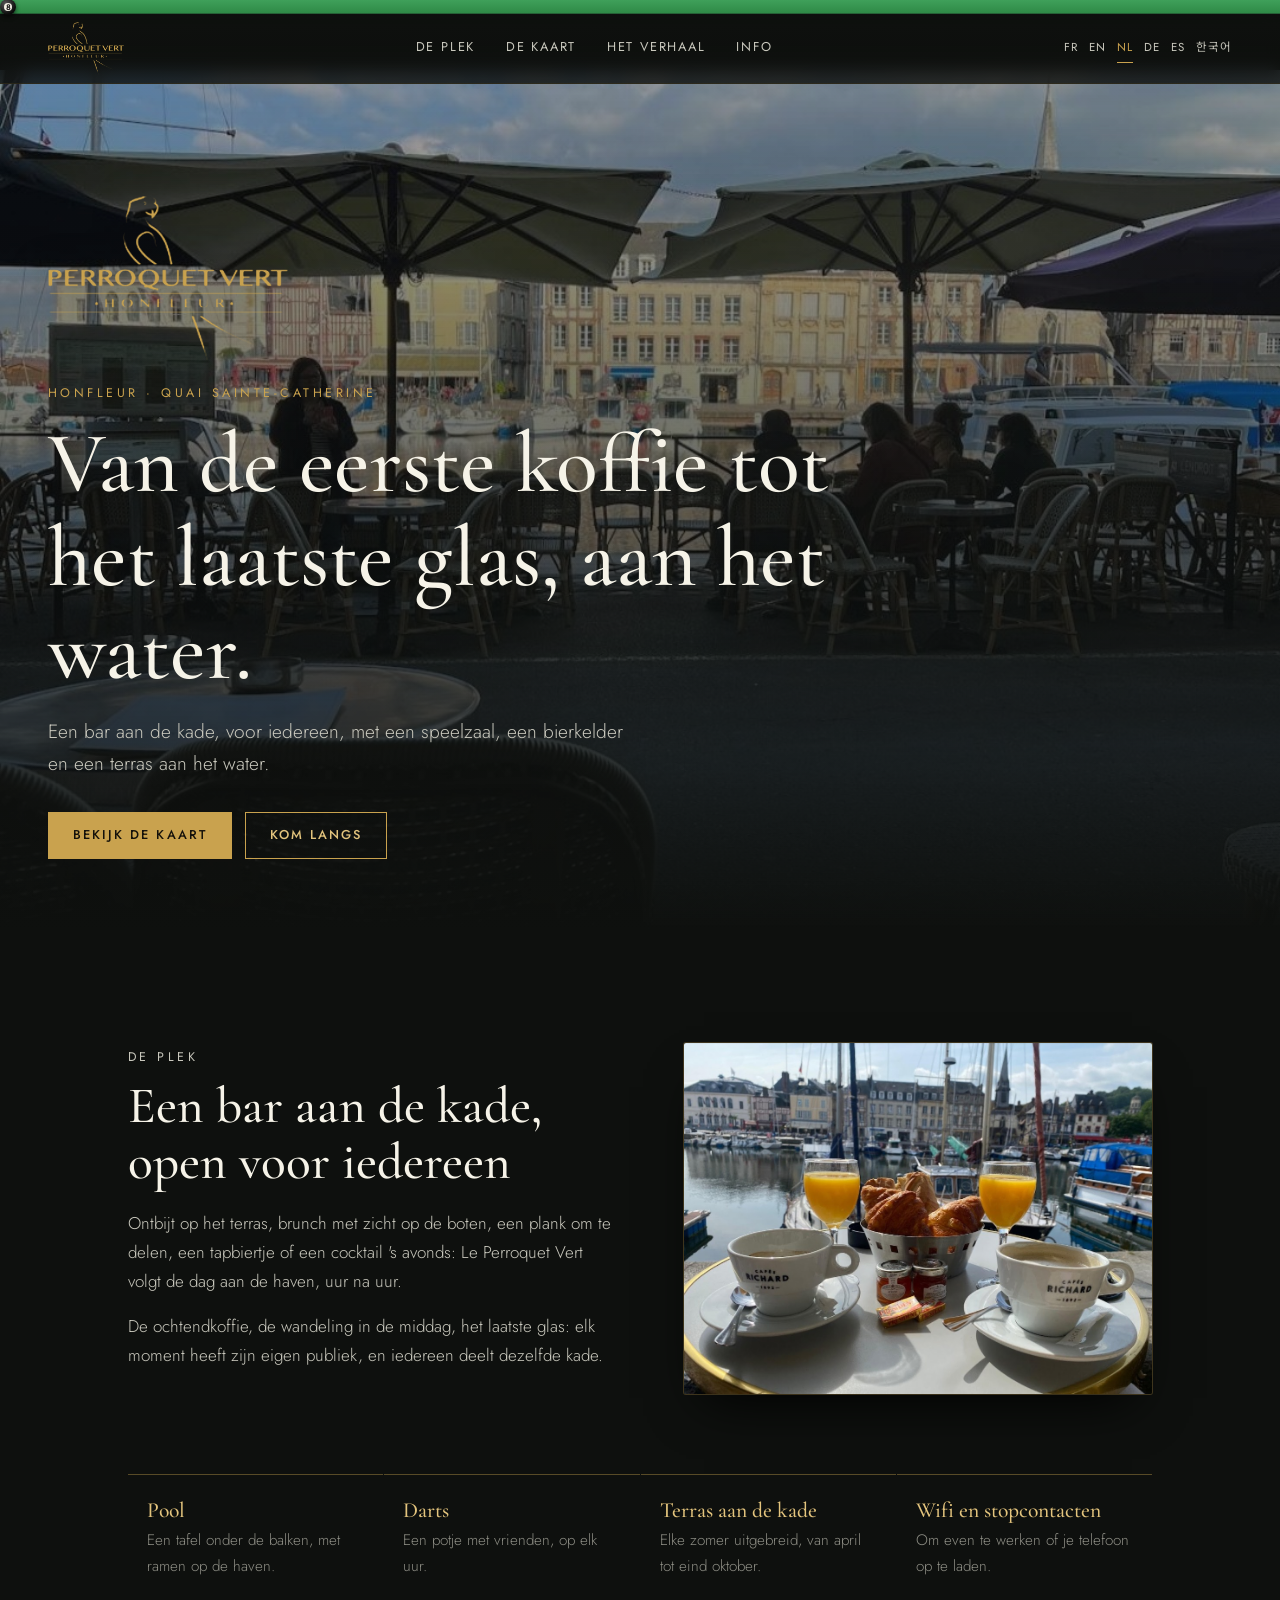
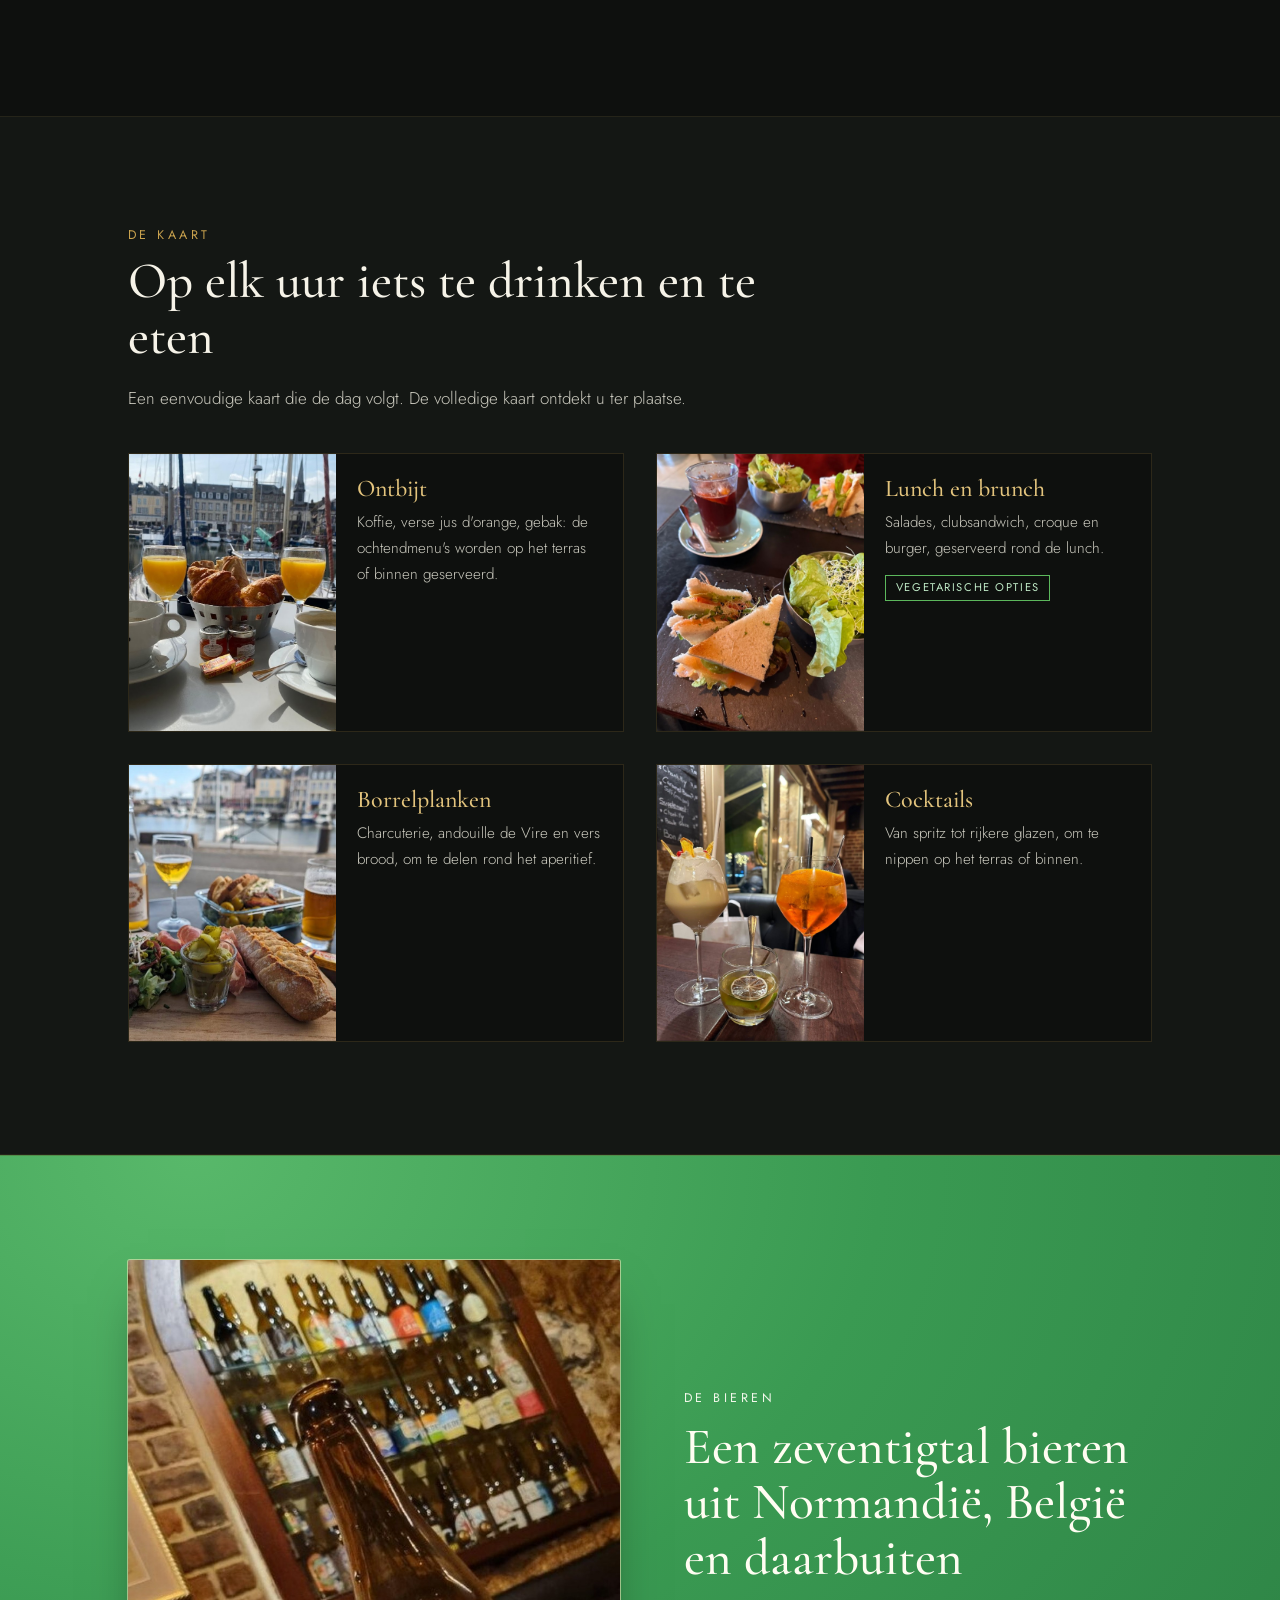
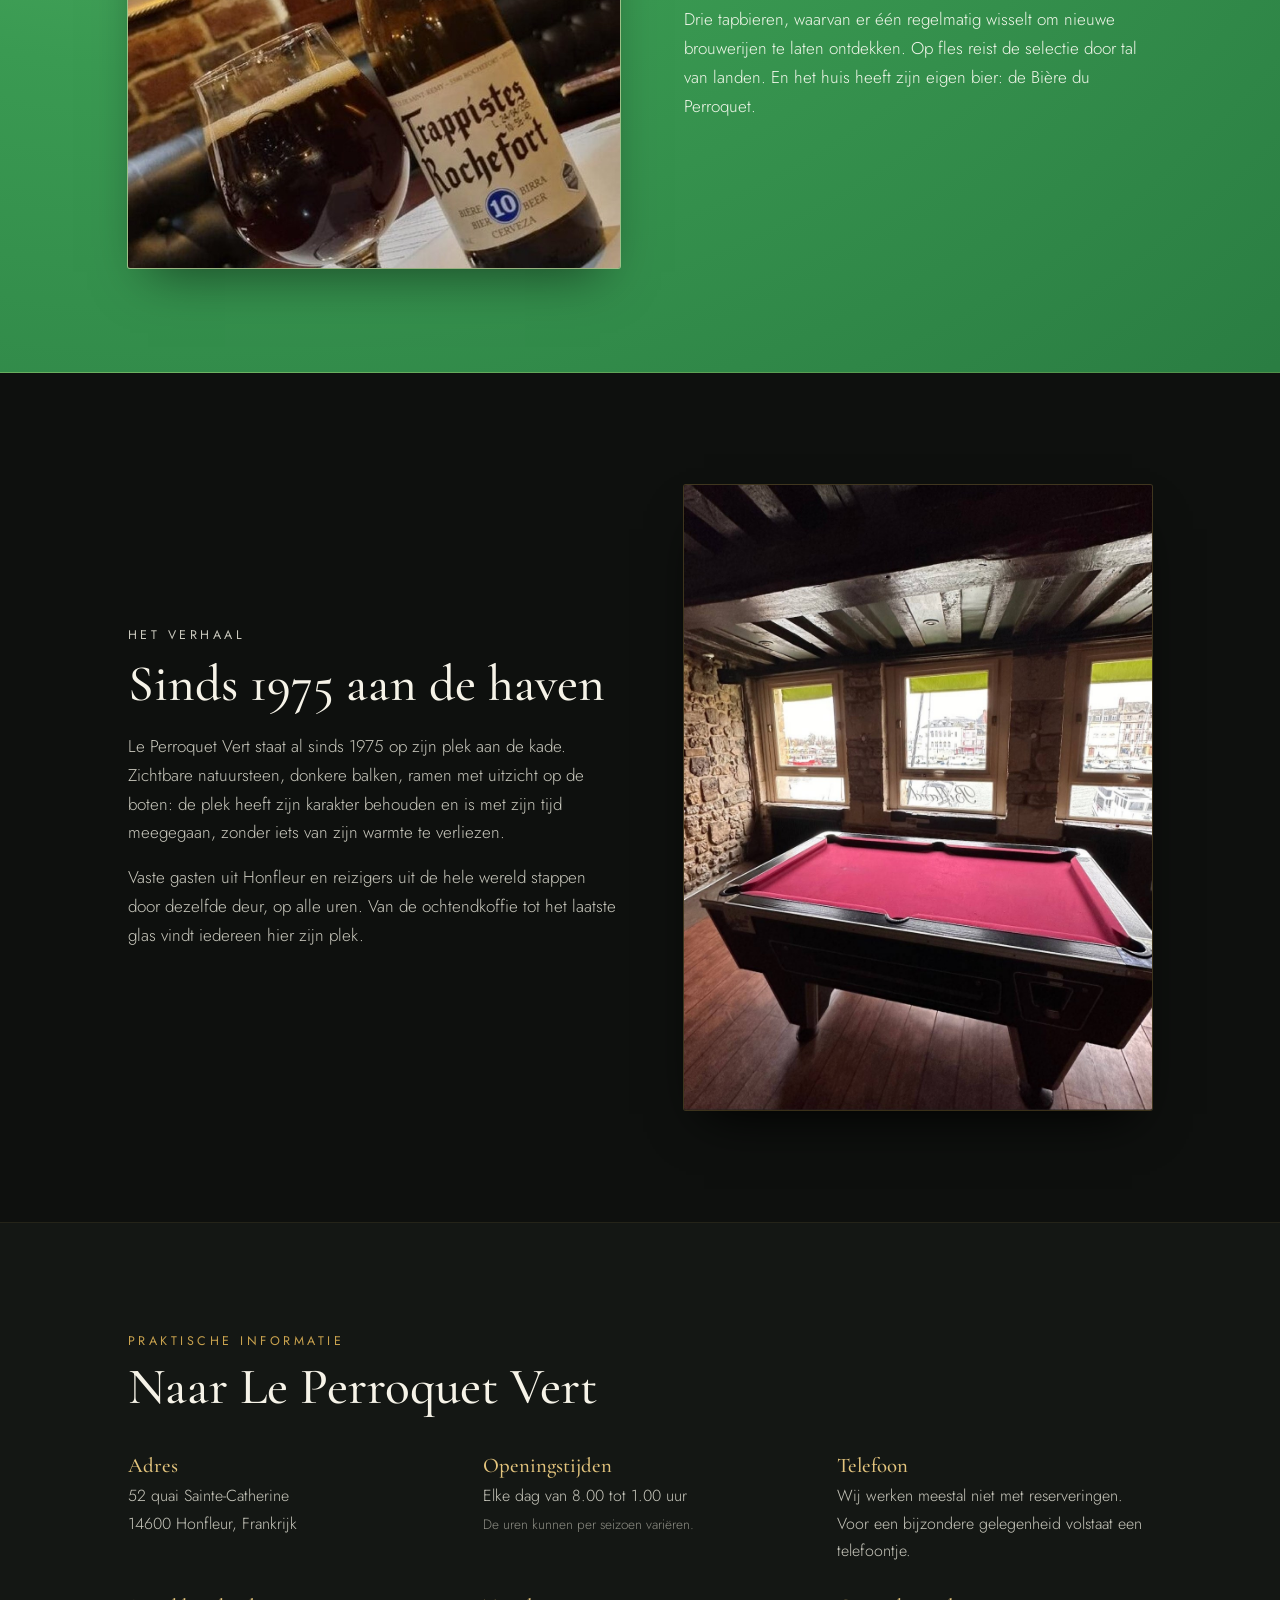
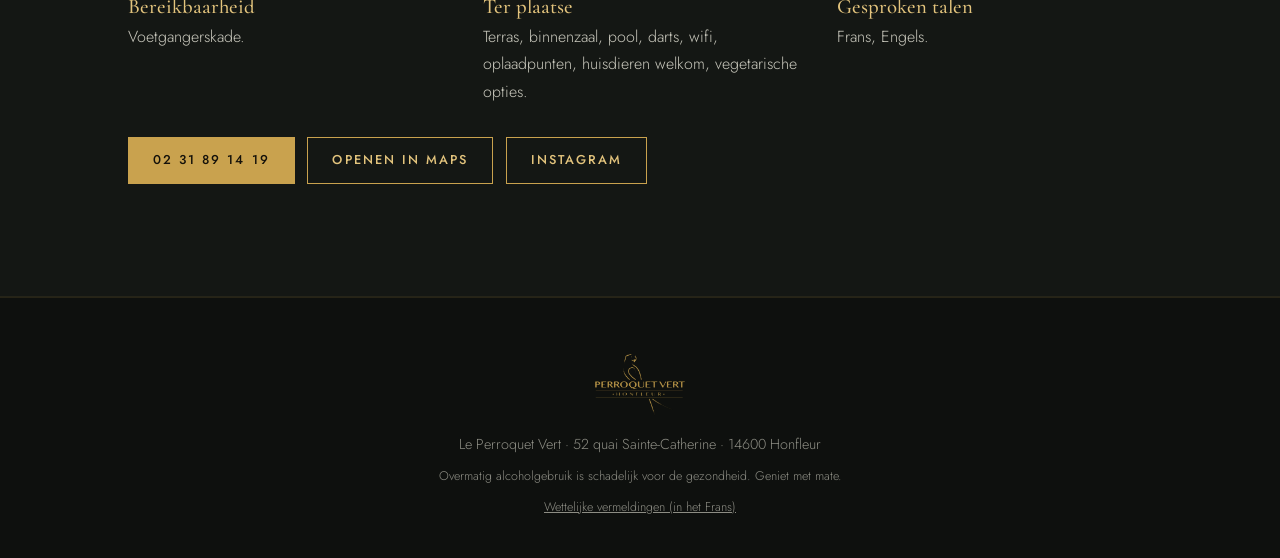
<file: nl/index.html>
<!doctype html>
<html lang="nl">
<head>
<meta charset="utf-8">
<meta name="viewport" content="width=device-width, initial-scale=1">
<title>Le Perroquet Vert · Bar en brunch aan de haven, Honfleur</title>
<meta name="description" content="Le Perroquet Vert, quai Sainte-Catherine in Honfleur: ontbijt, brunch, borrelplanken, cocktails, een zeventigtal bieren, pool en darts met uitzicht op de haven. Open van 8.00 tot 1.00 uur.">
<meta name="theme-color" content="#0e100e">
<meta name="robots" content="noindex, nofollow">
<meta property="og:title" content="Le Perroquet Vert · Bar en brunch aan de haven, Honfleur">
<meta property="og:description" content="Le Perroquet Vert, quai Sainte-Catherine in Honfleur: ontbijt, brunch, borrelplanken, cocktails, een zeventigtal bieren, pool en darts met uitzicht op de haven. Open van 8.00 tot 1.00 uur.">
<meta property="og:type" content="website">
<meta property="og:image" content="../img/terrasse.jpg">
<link rel="icon" href="../img/favicon.png">
<link rel="preconnect" href="https://fonts.googleapis.com">
<link rel="preconnect" href="https://fonts.gstatic.com" crossorigin>
<link href="https://fonts.googleapis.com/css2?family=Cormorant+Garamond:ital,wght@0,400;0,500;0,600;1,400&family=Jost:wght@300;400;500&family=Noto+Serif+KR:wght@400;600&family=Noto+Sans+KR:wght@300;400;500&display=swap" rel="stylesheet">
<link rel="stylesheet" href="../style.css">
<script type="application/ld+json">{"@context":"https://schema.org","@type":"BarOrPub","name":"Le Perroquet Vert","description":"Le Perroquet Vert, quai Sainte-Catherine in Honfleur: ontbijt, brunch, borrelplanken, cocktails, een zeventigtal bieren, pool en darts met uitzicht op de haven. Open van 8.00 tot 1.00 uur.","telephone":"+33 2 31 89 14 19","address":{"@type":"PostalAddress","streetAddress":"52 quai Sainte-Catherine","postalCode":"14600","addressLocality":"Honfleur","addressCountry":"FR"},"openingHours":"Mo-Su 08:00-01:00","servesCuisine":"Brunch, planches, bières","sameAs":["https://www.instagram.com/perroquet_vert_honfleur"],"image":"img/terrasse.jpg"}</script>
</head>
<body>
<div class="rail" aria-hidden="true"><span class="ball"><i>8</i></span></div>
<header class="top">
  <a class="brand" href="#haut" aria-label="Le Perroquet Vert"><img src="../img/logo.png" alt="Le Perroquet Vert Honfleur" width="150" height="104"></a>
  <nav aria-label="Menu">
    <a href="#lieu">De plek</a><a href="#carte">De kaart</a><a href="#histoire">Het verhaal</a><a href="#infos">Info</a>
  </nav>
  <div class="langs" role="navigation" aria-label="Langue"><a href="../" hreflang="fr">FR</a><a href="../en/" hreflang="en">EN</a><a href="../nl/" hreflang="nl" aria-current="true">NL</a><a href="../de/" hreflang="de">DE</a><a href="../es/" hreflang="es">ES</a><a href="../ko/" hreflang="ko">한국어</a></div>
</header>
<main id="haut">
<section class="hero" style="--bg:url('../img/terrasse.jpg')">
  <div class="hero-in">
    <img class="hero-logo" src="../img/logo.png" alt="" width="260" height="180">
    <p class="kicker">Honfleur · Quai Sainte-Catherine</p>
    <h1>Van de eerste koffie tot het laatste glas, aan het water.</h1>
    <p class="lead">Een bar aan de kade, voor iedereen, met een speelzaal, een bierkelder en een terras aan het water.</p>
    <p class="cta"><a class="btn" href="#carte">Bekijk de kaart</a><a class="btn ghost" href="#infos">Kom langs</a></p>
  </div>
</section>

<section id="lieu" class="sec">
  <div class="wrap two">
    <div class="txt rv">
      <p class="eyebrow">De plek</p>
      <h2>Een bar aan de kade, open voor iedereen</h2>
      <p>Ontbijt op het terras, brunch met zicht op de boten, een plank om te delen, een tapbiertje of een cocktail 's avonds: Le Perroquet Vert volgt de dag aan de haven, uur na uur.</p>
      <p>De ochtendkoffie, de wandeling in de middag, het laatste glas: elk moment heeft zijn eigen publiek, en iedereen deelt dezelfde kade.</p>
    </div>
    <figure class="ph rv"><img src="../img/petit-dejeuner.jpg" alt="Ontbijt op het terras met uitzicht op de haven" loading="lazy" width="1080" height="809"></figure>
  </div>
  <ul class="wrap feats n4">
    <li class="rv"><h3>Pool</h3><p>Een tafel onder de balken, met ramen op de haven.</p></li>
    <li class="rv"><h3>Darts</h3><p>Een potje met vrienden, op elk uur.</p></li>
    <li class="rv"><h3>Terras aan de kade</h3><p>Elke zomer uitgebreid, van april tot eind oktober.</p></li>
    <li class="rv"><h3>Wifi en stopcontacten</h3><p>Om even te werken of je telefoon op te laden.</p></li>
  </ul>
</section>

<section id="carte" class="sec alt">
  <div class="wrap">
    <div class="head rv">
      <p class="eyebrow">De kaart</p>
      <h2>Op elk uur iets te drinken en te eten</h2>
      <p>Een eenvoudige kaart die de dag volgt. De volledige kaart ontdekt u ter plaatse.</p>
    </div>
    <div class="cards">
      <article class="card rv"><img src="../img/petit-dejeuner.jpg" alt="Ontbijt op het terras met uitzicht op de haven" loading="lazy" width="1080" height="809"><div><h3>Ontbijt</h3><p>Koffie, verse jus d'orange, gebak: de ochtendmenu's worden op het terras of binnen geserveerd.</p></div></article>
      <article class="card rv"><img src="../img/sandwich.jpg" alt="Sandwich met gerookte zalm en salade" loading="lazy" width="1080" height="1440"><div><h3>Lunch en brunch</h3><p>Salades, clubsandwich, croque en burger, geserveerd rond de lunch.</p><span class="tag">Vegetarische opties</span></div></article>
      <article class="card rv"><img src="../img/planche.jpg" alt="Charcuterieplank en bieren met uitzicht op de haven" loading="lazy" width="1080" height="814"><div><h3>Borrelplanken</h3><p>Charcuterie, andouille de Vire en vers brood, om te delen rond het aperitief.</p></div></article>
      <article class="card rv"><img src="../img/cocktails.jpg" alt="Cocktails op een houten tafel" loading="lazy" width="1080" height="1440"><div><h3>Cocktails</h3><p>Van spritz tot rijkere glazen, om te nippen op het terras of binnen.</p></div></article>
    </div>
  </div>
</section>

<section id="bieres" class="beer">
  <div class="wrap two flip">
    <figure class="ph tall rv"><img src="../img/biere.jpg" alt="Trappistenbier voor de bierkast" loading="lazy" width="912" height="1510"></figure>
    <div class="txt rv">
      <p class="eyebrow">De bieren</p>
      <h2>Een zeventigtal bieren uit Normandië, België en daarbuiten</h2>
      <p>Drie tapbieren, waarvan er één regelmatig wisselt om nieuwe brouwerijen te laten ontdekken. Op fles reist de selectie door tal van landen. En het huis heeft zijn eigen bier: de Bière du Perroquet.</p>
    </div>
  </div>
</section>

<section id="histoire" class="sec">
  <div class="wrap two">
    <div class="txt rv">
      <p class="eyebrow">Het verhaal</p>
      <h2>Sinds 1975 aan de haven</h2>
      <p>Le Perroquet Vert staat al sinds 1975 op zijn plek aan de kade. Zichtbare natuursteen, donkere balken, ramen met uitzicht op de boten: de plek heeft zijn karakter behouden en is met zijn tijd meegegaan, zonder iets van zijn warmte te verliezen.</p>
      <p>Vaste gasten uit Honfleur en reizigers uit de hele wereld stappen door dezelfde deur, op alle uren. Van de ochtendkoffie tot het laatste glas vindt iedereen hier zijn plek.</p>
    </div>
    <figure class="ph rv"><img src="../img/billard.jpg" alt="Pooltafel onder de balken" loading="lazy" width="1080" height="1440"></figure>
  </div>
</section>

<section id="infos" class="sec alt">
  <div class="wrap">
    <div class="head rv"><p class="eyebrow">Praktische informatie</p><h2>Naar Le Perroquet Vert</h2></div>
    <div class="info">
      <div class="rv"><h3>Adres</h3><p>52 quai Sainte-Catherine<br>14600 Honfleur, Frankrijk</p></div>
      <div class="rv"><h3>Openingstijden</h3><p>Elke dag van 8.00 tot 1.00 uur<br><small>De uren kunnen per seizoen variëren.</small></p></div>
      <div class="rv"><h3>Telefoon</h3><p>Wij werken meestal niet met reserveringen. Voor een bijzondere gelegenheid volstaat een telefoontje.</p></div>
      <div class="rv"><h3>Bereikbaarheid</h3><p>Voetgangerskade.</p></div>
      <div class="rv"><h3>Ter plaatse</h3><p>Terras, binnenzaal, pool, darts, wifi, oplaadpunten, huisdieren welkom, vegetarische opties.</p></div>
      <div class="rv"><h3>Gesproken talen</h3><p>Frans, Engels.</p></div>
    </div>
    <p class="links rv"><a class="btn" href="tel:+33231891419">02 31 89 14 19</a><a class="btn ghost" href="https://www.google.com/maps/search/?api=1&query=Perroquet+Vert+52+Quai+Sainte-Catherine+Honfleur" target="_blank" rel="noopener">Openen in Maps</a><a class="btn ghost" href="https://www.instagram.com/perroquet_vert_honfleur" target="_blank" rel="noopener">Instagram</a></p>
  </div>
</section>
</main>
<footer>
  <img src="../img/logo.png" alt="" width="90" height="62">
  <p>Le Perroquet Vert · 52 quai Sainte-Catherine · 14600 Honfleur</p>
  <p class="alc">Overmatig alcoholgebruik is schadelijk voor de gezondheid. Geniet met mate.</p>
  <p class="alc"><a href="../mentions-legales.html">Wettelijke vermeldingen (in het Frans)</a></p>
</footer>
<script src="../site.js" defer></script>
</body>
</html>
</file>
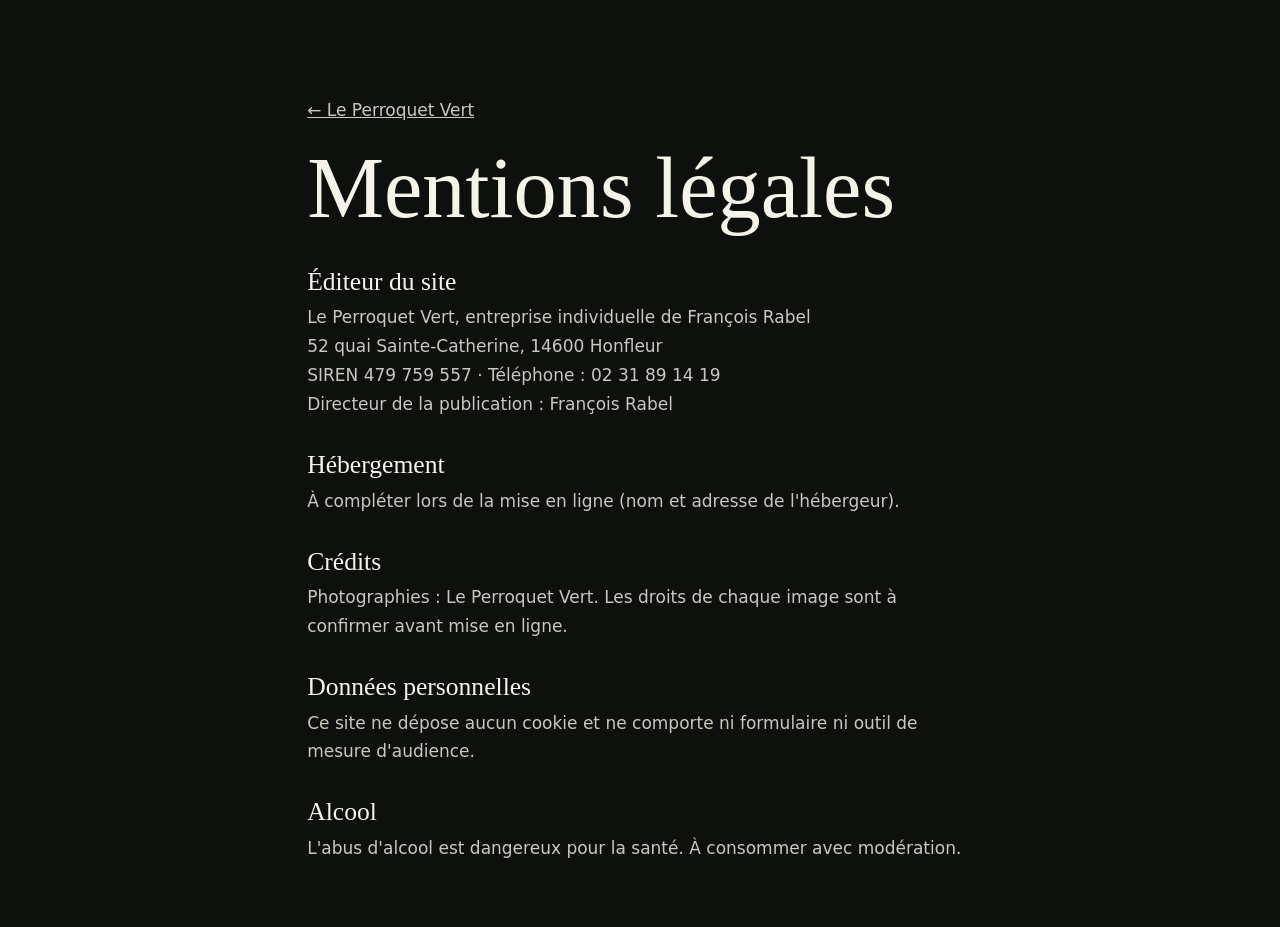
<file: mentions-legales.html>
<!doctype html>
<html lang="fr"><head><meta charset="utf-8"><meta name="viewport" content="width=device-width, initial-scale=1">
<title>Mentions légales · Le Perroquet Vert</title><meta name="robots" content="noindex">
<link rel="stylesheet" href="style.css">
<style>.legal{max-width:44rem;margin:0 auto;padding:6rem 1.2rem 4rem}.legal h2{font-size:1.6rem;margin:2rem 0 .5rem}.legal p{color:var(--pierre-cl)}</style></head>
<body><div class="legal">
<p><a href="./">← Le Perroquet Vert</a></p>
<h1>Mentions légales</h1>
<h2>Éditeur du site</h2>
<p>Le Perroquet Vert, entreprise individuelle de François Rabel<br>52 quai Sainte-Catherine, 14600 Honfleur<br>SIREN 479 759 557 · Téléphone : 02 31 89 14 19<br>Directeur de la publication : François Rabel</p>
<h2>Hébergement</h2>
<p>À compléter lors de la mise en ligne (nom et adresse de l'hébergeur).</p>
<h2>Crédits</h2>
<p>Photographies : Le Perroquet Vert. Les droits de chaque image sont à confirmer avant mise en ligne.</p>
<h2>Données personnelles</h2>
<p>Ce site ne dépose aucun cookie et ne comporte ni formulaire ni outil de mesure d'audience.</p>
<h2>Alcool</h2>
<p>L'abus d'alcool est dangereux pour la santé. À consommer avec modération.</p>
</div></body></html>
</file>
<file: style.css>
:root{
  --noir:#0e100e; --noir2:#141714; --pierre:#8d8d84; --pierre-cl:#c9c8bd;
  --or:#c9a24e; --or-cl:#e3c47d; --vert:#5cb85c; --vert-fonce:#2f8a47; --texte:#e9e7dd;
  --serif:"Cormorant Garamond","Noto Serif KR",Georgia,serif;
  --sans:"Jost","Noto Sans KR",system-ui,sans-serif;
}
*{box-sizing:border-box;margin:0}
html{scroll-behavior:smooth;scroll-padding-top:84px}
body{background:var(--noir);color:var(--texte);font:300 1.0625rem/1.7 var(--sans);-webkit-font-smoothing:antialiased}
img{max-width:100%;height:auto;display:block}
a{color:inherit}
:focus-visible{outline:2px solid var(--or);outline-offset:3px}

/* rail de billard + bille : progression de lecture */
.rail{position:fixed;inset:0 0 auto 0;height:14px;z-index:60;background:linear-gradient(#3fa05a,#2f8a47);border-bottom:1px solid #0006;pointer-events:none}
.ball{position:absolute;top:-1px;left:0;width:16px;height:16px;border-radius:50%;background:radial-gradient(circle at 35% 30%,#555,#0a0a0a 70%);box-shadow:0 2px 4px #0009;transform:translateX(calc(var(--p,0) * (100vw - 16px)));display:grid;place-items:center}
.ball i{font:600 8px/1 var(--sans);font-style:normal;color:#111;background:#f2efe4;width:8px;height:8px;border-radius:50%;display:grid;place-items:center}

.top{position:sticky;top:14px;z-index:50;display:flex;align-items:center;justify-content:space-between;gap:1rem;padding:.5rem clamp(1rem,4vw,3rem);background:linear-gradient(#0e100ef2,#0e100ecc);backdrop-filter:blur(8px);border-bottom:1px solid #c9a24e22}
.brand img{width:76px;height:auto}
.top nav{display:flex;gap:clamp(.8rem,2.4vw,2rem)}
.top nav a,.langs a{font:400 .8rem/1 var(--sans);letter-spacing:.14em;text-transform:uppercase;text-decoration:none;color:var(--pierre-cl);padding:.5rem 0;border-bottom:1px solid transparent;transition:color .2s,border-color .2s}
.top nav a:hover,.langs a:hover{color:var(--or-cl);border-color:var(--or)}
.langs{display:flex;gap:.7rem}
.langs a{letter-spacing:.08em;font-size:.72rem}
.langs a[aria-current]{color:var(--or);border-color:var(--or)}

.hero{min-height:calc(100svh - 120px);display:grid;align-items:end;background:linear-gradient(180deg,#0e100e55 0%,#0e100ecc 78%,var(--noir) 100%),var(--bg) center 35%/cover no-repeat;padding:clamp(5rem,14vh,9rem) clamp(1rem,4vw,3rem) clamp(3rem,8vh,5rem)}
.hero-in{max-width:56rem}
.kicker,.eyebrow{font:400 .78rem/1 var(--sans);letter-spacing:.28em;text-transform:uppercase;color:var(--or)}
h1,h2,h3{font-family:var(--serif);font-weight:500;line-height:1.08}
h1{font-size:clamp(2.6rem,7vw,5.4rem);margin:1.1rem 0;color:#f6f3e8}
h2{font-size:clamp(2rem,4.4vw,3.2rem);margin:.8rem 0 1.2rem;color:#f6f3e8}
h3{font-size:1.5rem;color:var(--or-cl)}
.lead{font-size:1.2rem;max-width:36rem;color:var(--pierre-cl)}
.cta,.links{display:flex;flex-wrap:wrap;gap:.8rem;margin-top:2rem}
.btn{display:inline-block;text-decoration:none;font:500 .8rem/1 var(--sans);letter-spacing:.16em;text-transform:uppercase;padding:1rem 1.5rem;background:var(--or);color:#14110a;border:1px solid var(--or);transition:background .2s,color .2s,transform .2s}
.btn:hover{background:var(--or-cl);transform:translateY(-1px)}
.btn.ghost{background:transparent;color:var(--or-cl)}
.btn.ghost:hover{background:#c9a24e22}

.wrap{max-width:70rem;margin-inline:auto;padding-inline:clamp(1rem,4vw,3rem)}
.sec{padding:clamp(4rem,10vw,7rem) 0}
.alt{background:var(--noir2);border-block:1px solid #c9a24e18}
.two{display:grid;grid-template-columns:1.05fr 1fr;gap:clamp(2rem,5vw,4.5rem);align-items:center}
.txt p{margin-bottom:1rem;color:var(--pierre-cl);max-width:34rem}
.ph img{width:100%;border-radius:2px;box-shadow:0 0 0 1px #c9a24e44,0 24px 50px -20px #000}
.ph.tall img{max-height:38rem;object-fit:cover}
.flip .ph{order:-1}
.head{max-width:40rem;margin-bottom:2.5rem}
.head p:last-child{color:var(--pierre-cl)}

.feats{list-style:none;display:grid;grid-template-columns:repeat(4,1fr);gap:1px;margin-top:clamp(3rem,7vw,5rem);padding:0 clamp(1rem,4vw,3rem)}
.feats li{padding:1.5rem 1.2rem;border-top:1px solid #c9a24e66}
.feats h3{font-size:1.35rem;margin-bottom:.4rem}
.feats p{font-size:.95rem;color:var(--pierre)}

.cards{display:grid;grid-template-columns:repeat(2,1fr);gap:clamp(1rem,3vw,2rem)}
.card{display:grid;grid-template-columns:42% 1fr;background:#0e100e;border:1px solid #c9a24e2a;overflow:hidden}
.card img{width:100%;height:100%;object-fit:cover;min-height:13rem;transition:transform .6s}
.card:hover img{transform:scale(1.04)}
.card div{padding:1.4rem 1.3rem}
.card p{font-size:.95rem;color:var(--pierre-cl);margin-top:.5rem}
.tag{display:inline-block;margin-top:.8rem;font:400 .7rem/1 var(--sans);letter-spacing:.14em;text-transform:uppercase;color:#bfe3cb;border:1px solid var(--vert);padding:.4rem .6rem}

.beer{padding:clamp(4rem,9vw,6.5rem) 0;background:radial-gradient(120% 140% at 15% 0%,#58b86a 0%,#3a9a52 45%,#2a7d42 100%);border-block:1px solid #c9a24e33}
.seal span{display:inline-block;font:500 3.4rem/1 var(--serif);color:var(--or);border-top:1px solid var(--or);border-bottom:1px solid var(--or);padding:.3rem 1rem;letter-spacing:.08em;margin-top:.6rem}

.info{display:grid;grid-template-columns:repeat(3,1fr);gap:2rem 2.5rem}
.info h3{font-size:1.3rem;margin-bottom:.3rem}
.info p{color:var(--pierre-cl);font-size:1rem}
.info small{color:var(--pierre);font-size:.85rem}

footer{text-align:center;padding:3.5rem 1rem 2.5rem;border-top:1px solid #c9a24e22;color:var(--pierre)}
footer img{margin:0 auto 1rem;opacity:.9}
footer p{font-size:.9rem}
.alc{margin-top:.6rem;font-size:.78rem;max-width:34rem;margin-inline:auto}

.rv{opacity:0;transform:translateY(14px);transition:opacity .8s ease,transform .8s ease}
.rv.in{opacity:1;transform:none}
@media (prefers-reduced-motion:reduce){html{scroll-behavior:auto}.rv{opacity:1;transform:none;transition:none}.card:hover img{transform:none}}
.no-js .rv{opacity:1;transform:none}

@media (max-width:900px){
  .two{grid-template-columns:1fr}.flip .ph{order:0}
  .feats{grid-template-columns:repeat(2,1fr)}
  .cards{grid-template-columns:1fr}
  .info{grid-template-columns:1fr 1fr}
}
@media (max-width:640px){
  .top{flex-wrap:wrap;justify-content:center;gap:.4rem .8rem;padding:.5rem 1rem}
  .brand img{width:60px}
  .top nav{order:3;width:100%;justify-content:space-between}
  .top nav a{font-size:.68rem;letter-spacing:.08em}
  .langs{gap:.5rem}
  .card{grid-template-columns:1fr}.card img{height:12rem}
  .feats{grid-template-columns:1fr}.info{grid-template-columns:1fr}
  .btn{width:100%;text-align:center}
}

.hero-logo{width:clamp(150px,22vw,240px);height:auto;margin-bottom:1.6rem;filter:drop-shadow(0 4px 18px #000a)}

:lang(ko){word-break:keep-all}

.beer h2{color:#fffdf2}.beer .txt p{color:#f1f7ea}.beer .eyebrow{color:#fff3c4}.beer .ph img{box-shadow:0 0 0 1px #fff3c488,0 24px 50px -20px #0008}
.tag{color:#bfe9c6;border-color:#5cb85c}

.feats.n3{grid-template-columns:repeat(3,1fr)}
@media (max-width:900px){.feats.n3{grid-template-columns:repeat(2,1fr)}}
@media (max-width:640px){.feats.n3{grid-template-columns:1fr}}
</file>
